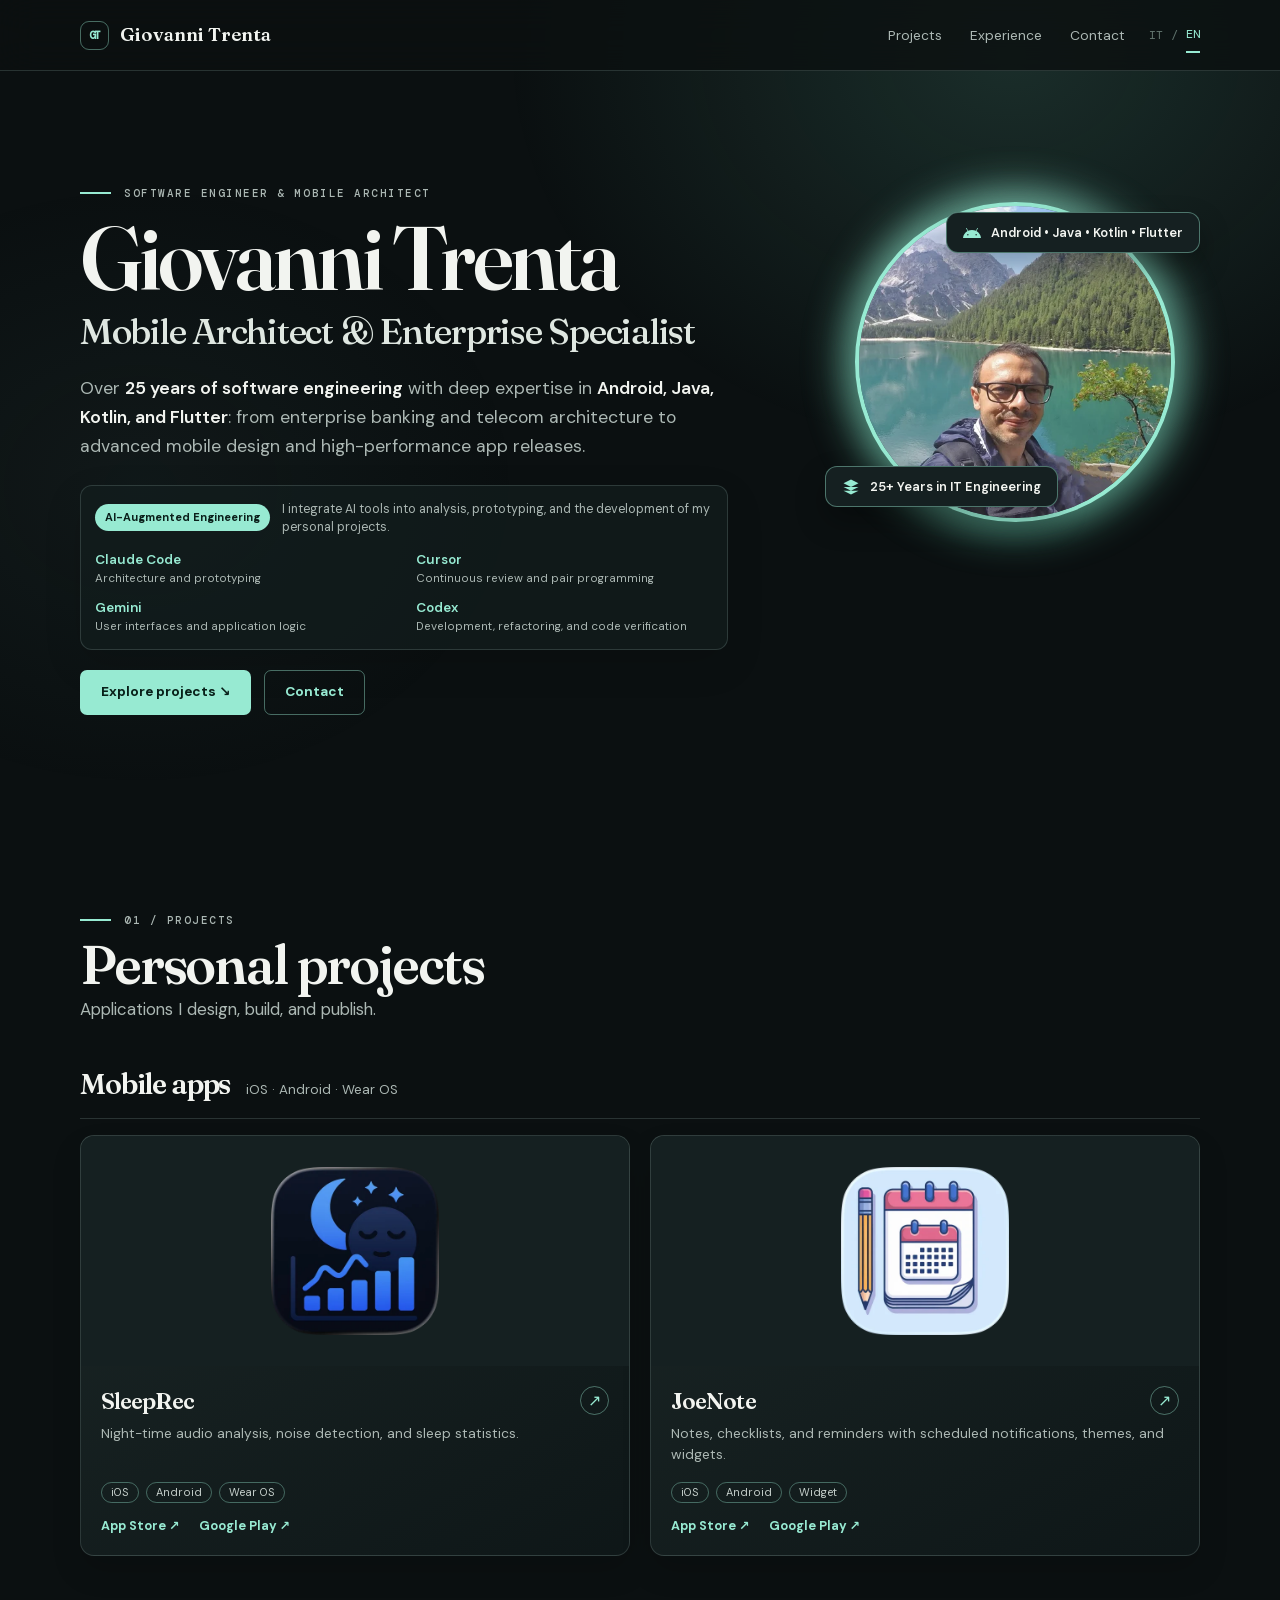
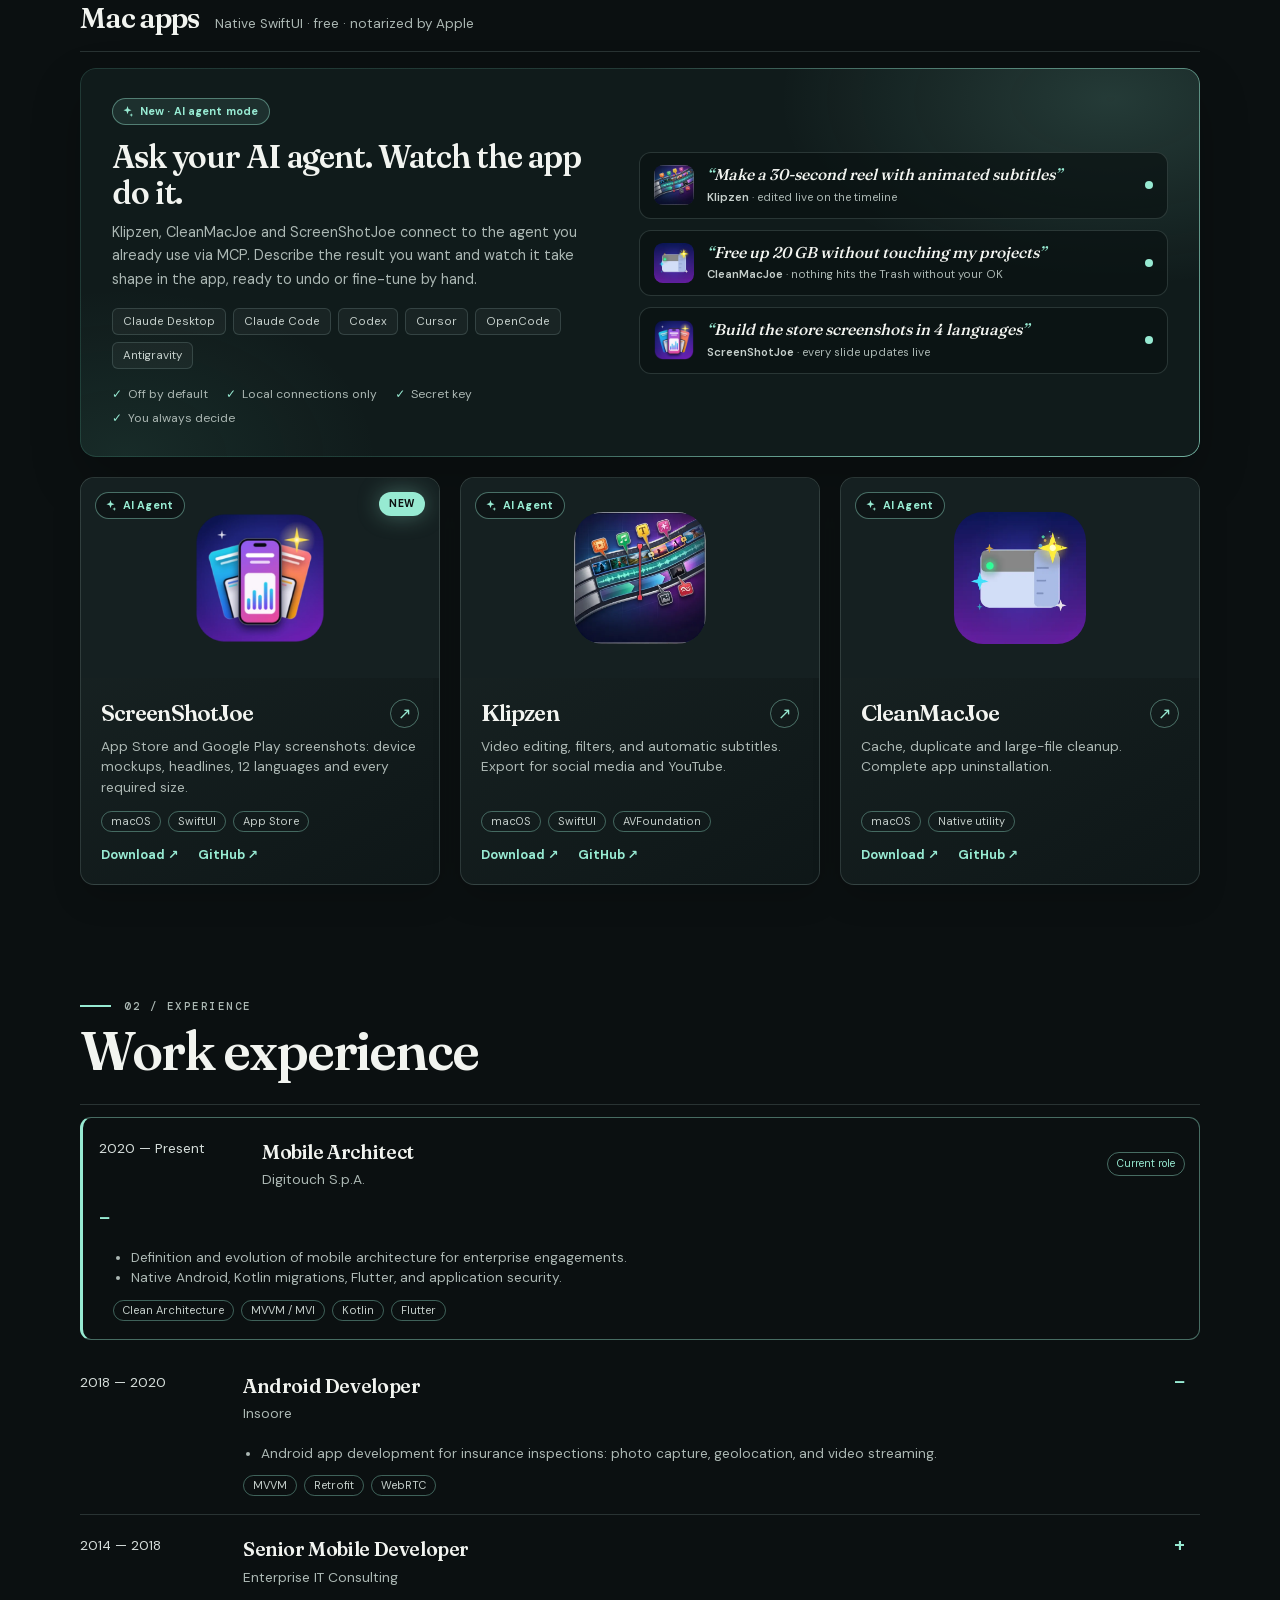
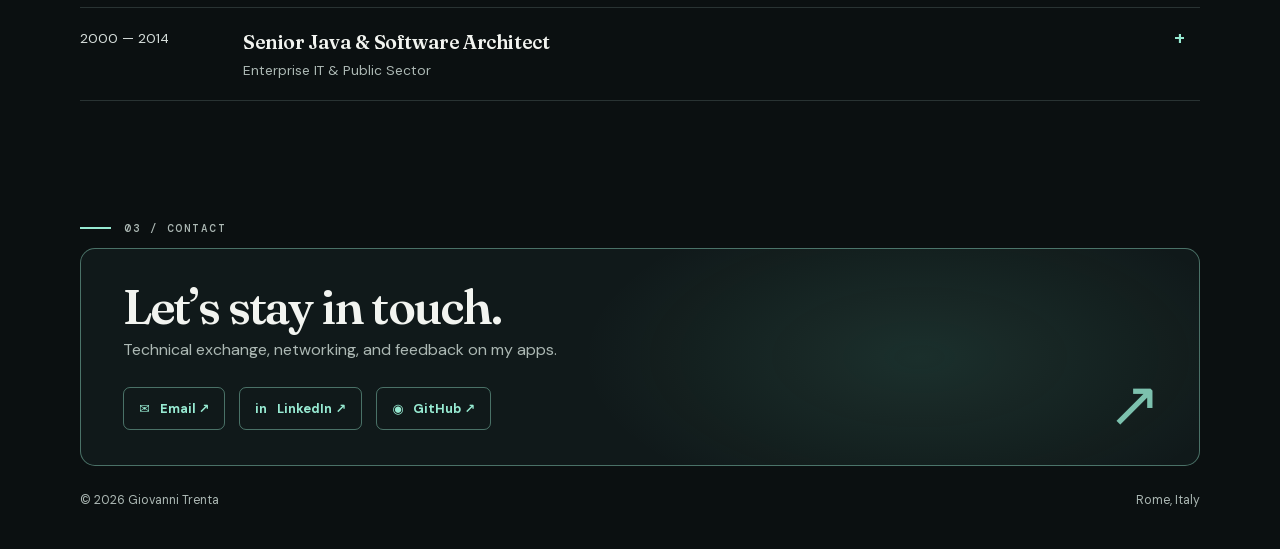
<file: index.html>
<!doctype html>
<html lang="en" data-theme="dark">
<head>
  <meta charset="utf-8">
  <meta name="viewport" content="width=device-width, initial-scale=1">
  <meta name="description" content="Giovanni Trenta, Mobile Architect e Software Engineer specializzato in Android, Kotlin, Flutter e architetture enterprise.">
  <meta name="author" content="Giovanni Trenta">
  <meta name="robots" content="index, follow, max-image-preview:large, max-snippet:-1, max-video-preview:-1">
  <link rel="canonical" href="https://giovannitrenta.it/">
  <link rel="alternate" hreflang="it" href="https://giovannitrenta.it/">
  <link rel="alternate" hreflang="en" href="https://giovannitrenta.it/?lang=en">
  <link rel="alternate" hreflang="x-default" href="https://giovannitrenta.it/">
  <meta property="og:type" content="website">
  <meta property="og:url" content="https://giovannitrenta.it/">
  <meta property="og:title" content="Giovanni Trenta — Mobile Architect & Software Engineer">
  <meta property="og:description" content="25+ anni di ingegneria software, architetture enterprise e sviluppo mobile.">
  <meta property="og:image" content="https://giovannitrenta.it/assets/photo_thumb.webp">
  <meta property="og:image:alt" content="Ritratto di Giovanni Trenta">
  <meta property="og:locale" content="it_IT">
  <meta property="og:site_name" content="Giovanni Trenta">
  <meta name="twitter:card" content="summary_large_image">
  <meta name="twitter:title" content="Giovanni Trenta — Mobile Architect & Software Engineer">
  <meta name="twitter:description" content="25+ anni di ingegneria software, architetture enterprise e sviluppo mobile.">
  <meta name="twitter:image" content="https://giovannitrenta.it/assets/photo_thumb.webp">
  <title>Giovanni Trenta — Mobile Architect & Software Engineer</title>
  <script type="application/ld+json">
    {
      "@context": "https://schema.org",
      "@type": "Person",
      "name": "Giovanni Trenta",
      "url": "https://giovannitrenta.it/",
      "image": "https://giovannitrenta.it/assets/photo.webp",
      "jobTitle": "Mobile Architect and Software Engineer",
      "description": "Mobile Architect e Software Engineer specializzato in Android, Kotlin, Flutter e architetture enterprise.",
      "address": {
        "@type": "PostalAddress",
        "addressLocality": "Roma",
        "addressCountry": "IT"
      },
      "sameAs": [
        "https://www.linkedin.com/in/giovanni-trenta-969850ba/",
        "https://github.com/joemockdao"
      ],
      "knowsAbout": [
        "Android",
        "Kotlin",
        "Flutter",
        "Java",
        "Mobile architecture",
        "Enterprise software architecture"
      ]
    }
  </script>
  <link rel="icon" type="image/svg+xml" href="data:image/svg+xml,%3Csvg xmlns='http://www.w3.org/2000/svg' viewBox='0 0 100 100'%3E%3Crect width='100' height='100' rx='24' fill='%230f1b1a'/%3E%3Cpath d='M23 24h54v12H56v41H44V36H23z' fill='%2397ead2'/%3E%3C/svg%3E">
  <link rel="stylesheet" href="css/portfolio.css">
</head>
<body>
  <a class="skip-link" href="#main-content" data-i18n="skip">Vai al contenuto</a>

  <header class="site-header">
    <nav class="shell nav" aria-label="Navigazione principale">
      <a class="brand" href="#top" aria-label="Giovanni Trenta, inizio pagina">
        <span class="brand-mark" aria-hidden="true">GT</span>
        <span>Giovanni Trenta</span>
      </a>
      <div class="nav-desktop">
        <a href="#progetti" data-i18n="nav_projects">Progetti</a>
        <a href="#esperienze" data-i18n="nav_experience">Esperienze</a>
        <a href="#contatti" data-i18n="nav_contact">Contatti</a>
      </div>
      <div class="nav-controls">
        <div class="language-switcher" aria-label="Seleziona lingua">
          <button class="language-btn is-active" type="button" data-language="it" aria-pressed="true">IT</button>
          <span aria-hidden="true">/</span>
          <button class="language-btn" type="button" data-language="en" aria-pressed="false">EN</button>
        </div>
        <button class="menu-toggle" type="button" aria-expanded="false" aria-controls="mobile-menu" data-i18n-aria="open_menu">
          <span></span><span></span>
        </button>
      </div>
    </nav>
    <div class="mobile-menu shell" id="mobile-menu" hidden>
      <a href="#progetti" data-i18n="nav_projects">Progetti</a>
      <a href="#esperienze" data-i18n="nav_experience">Esperienze</a>
      <a href="#contatti" data-i18n="nav_contact">Contatti</a>
    </div>
  </header>

  <main id="main-content">
    <section class="hero shell" id="top">
      <div class="hero-copy">
        <p class="eyebrow" data-i18n="hero_eyebrow">Software Engineer &amp; Mobile Architect</p>
        <h1>Giovanni Trenta</h1>
        <p class="hero-role" data-i18n="hero_role">Mobile Architect &amp; Enterprise Specialist</p>
        <p class="hero-description" data-i18n-html="hero_description">Oltre <strong>25 anni di ingegneria software</strong> con profonda esperienza e specializzazione in <strong>Android, Java, Kotlin e Flutter</strong>: da solide architetture enterprise banking e telecomunicazioni alla progettazione architetturale mobile e al rilascio di applicazioni ad alte prestazioni.</p>
        <aside class="ai-summary" aria-labelledby="ai-summary-title">
          <div class="ai-summary-head">
            <span class="pill" id="ai-summary-title">AI-Augmented Engineering</span>
            <p data-i18n="ai_intro">Integro strumenti AI nell’analisi, nella prototipazione e nello sviluppo dei miei progetti personali.</p>
          </div>
          <div class="ai-tools">
            <div><b>Claude Code</b><span data-i18n="ai_claude">Architettura e prototipazione</span></div>
            <div><b>Cursor</b><span data-i18n="ai_cursor">Revisione continua e pair programming</span></div>
            <div><b>Gemini</b><span data-i18n="ai_gemini">Interfacce utente e logica applicativa</span></div>
            <div><b>Codex</b><span data-i18n="ai_codex">Sviluppo, refactoring e verifica del codice</span></div>
          </div>
        </aside>
        <div class="hero-actions">
          <a class="button button-primary" href="#progetti" data-i18n="hero_projects">Esplora i progetti <span aria-hidden="true">↘</span></a>
          <a class="button button-secondary" href="#contatti" data-i18n="hero_contact">Contatti</a>
        </div>
      </div>
      <div class="avatar-wrapper">
        <div class="avatar-glow-ring"></div>
        <div class="avatar-img-container">
          <img src="assets/photo_thumb.webp" alt="Ritratto di Giovanni Trenta" class="avatar-img" width="320" height="320" fetchpriority="high">
        </div>
        <div class="floating-badge badge-top-right">
          <svg width="18" height="18" viewBox="0 0 24 24" fill="#97ead2"><path d="M17.523 15.3414c-.5511 0-.9993-.4486-.9993-.9997s.4482-.9993.9993-.9993c.551 0 .9993.4482.9993.9993.0001.5511-.4483.9997-.9993.9997m-11.046 0c-.5511 0-.9993-.4486-.9993-.9997s.4482-.9993.9993-.9993c.5511 0 .9993.4482.9993.9993 0 .5511-.4482.9997-.9993.9997m11.4045-6.02l1.9973-3.4592a.416.416 0 00-.1521-.5676.416.416 0 00-.5676.1521l-2.0223 3.503C15.5902 8.411 13.8566 8 12 8s-3.5902.411-5.1368.9507L4.841 5.4477a.416.416 0 00-.5677-.1521.4157.4157 0 00-.152.5676l1.9972 3.4592C2.6889 11.1867.3432 14.6589 0 18.761h24c-.3432-4.1021-2.6889-7.5743-6.1185-9.4396"/></svg>
          <span>Android • Java • Kotlin • Flutter</span>
        </div>
        <div class="floating-badge badge-bottom-left">
          <svg width="18" height="18" viewBox="0 0 24 24" fill="#97ead2"><path d="M12 2L2 7l10 5 10-5-10-5zM2 17l10 5 10-5M2 12l10 5 10-5"/></svg>
          <span data-i18n="badge_years">25+ Anni Ingegneria IT</span>
        </div>
      </div>
    </section>

    <section class="section shell" id="progetti" aria-labelledby="projects-title">
      <p class="section-index">01 / <span data-i18n="section_projects">Progetti</span></p>
      <h2 id="projects-title" data-i18n="projects_title">Progetti personali</h2>
      <p class="section-lead" data-i18n="projects_lead">Applicazioni che progetto, sviluppo e pubblico.</p>
      <svg width="0" height="0" class="svg-sprite" aria-hidden="true"><symbol id="icon-spark" viewBox="0 0 24 24"><path fill="currentColor" d="M12 2l1.9 5.6 5.6 1.9-5.6 1.9L12 17l-1.9-5.6-5.6-1.9 5.6-1.9zM19 15l.9 2.6 2.6.9-2.6.9L19 22l-.9-2.6-2.6-.9 2.6-.9z"/></symbol></svg>

      <div class="project-group-head"><h3 data-i18n="group_mobile">App mobile</h3><span>iOS · Android · Wear OS</span></div>
      <div class="project-grid">
        <article class="project-card project-sleeprec">
          <div class="project-art project-icon-art"><span class="icon-frame"><img src="assets/projects/sleeprec-icon.webp" alt="Icona dell'app SleepRec" width="400" height="400" loading="lazy"></span></div>
          <div class="project-content">
            <div class="project-title-row"><h3>SleepRec</h3><a href="https://apps.apple.com/it/app/sleeprec/id1528754113" target="_blank" rel="noopener noreferrer" aria-label="Apri SleepRec su App Store">↗</a></div>
            <p data-i18n="sleeprec_desc">Analisi acustica notturna, rilevamento dei rumori e statistiche sul sonno.</p>
            <ul class="tag-list" aria-label="Tecnologie SleepRec"><li>iOS</li><li>Android</li><li>Wear OS</li></ul>
            <div class="project-links"><a href="https://apps.apple.com/it/app/sleeprec/id1528754113" target="_blank" rel="noopener noreferrer">App Store ↗</a><a href="https://play.google.com/store/apps/details?id=it.joe.sleeprec&amp;pcampaignid=web_share" target="_blank" rel="noopener noreferrer">Google Play ↗</a></div>
          </div>
        </article>
        <article class="project-card project-joenote">
          <div class="project-art project-icon-art"><span class="icon-frame"><img src="assets/projects/joenote-icon.webp" alt="Icona dell'app JoeNote" width="400" height="400" loading="lazy"></span></div>
          <div class="project-content">
            <div class="project-title-row"><h3>JoeNote</h3><a href="https://apps.apple.com/it/app/joenote/id6738133424" target="_blank" rel="noopener noreferrer" aria-label="Apri JoeNote su App Store">↗</a></div>
            <p data-i18n="joenote_desc">Note, checklist e promemoria con notifiche programmabili, temi e widget.</p>
            <ul class="tag-list" aria-label="Tecnologie JoeNote"><li>iOS</li><li>Android</li><li>Widget</li></ul>
            <div class="project-links"><a href="https://apps.apple.com/it/app/joenote/id6738133424" target="_blank" rel="noopener noreferrer">App Store ↗</a><a href="https://play.google.com/store/apps/details?id=it.note.joeNote&amp;pcampaignid=web_share" target="_blank" rel="noopener noreferrer">Google Play ↗</a></div>
          </div>
        </article>
      </div>

      <div class="project-group-head"><h3 data-i18n="group_mac">App per Mac</h3><span data-i18n="group_mac_sub">Native in SwiftUI · gratuite · notarizzate da Apple</span></div>

      <div class="agent-banner">
        <div class="agent-banner-copy">
          <span class="agent-badge"><svg aria-hidden="true"><use href="#icon-spark"/></svg><span data-i18n="agent_badge">Novità · Modalità agente AI</span></span>
          <h4 data-i18n="agent_title">Chiedilo al tuo agente AI, l’app lo fa davanti a te.</h4>
          <p data-i18n="agent_desc">Klipzen, CleanMacJoe e ScreenShotJoe si collegano all’agente che usi già tramite MCP. Descrivi il risultato che vuoi e guardalo prendere forma nell’app, pronto da annullare o rifinire a mano.</p>
          <ul class="agent-clients" aria-label="Agenti AI compatibili"><li>Claude Desktop</li><li>Claude Code</li><li>Codex</li><li>Cursor</li><li>OpenCode</li><li>Antigravity</li></ul>
          <ul class="agent-trust"><li data-i18n="agent_trust1">Spenta di default</li><li data-i18n="agent_trust2">Solo connessioni locali</li><li data-i18n="agent_trust3">Chiave segreta</li><li data-i18n="agent_trust4">Decidi sempre tu</li></ul>
        </div>
        <div class="agent-chat" aria-label="Esempi di richieste">
          <div class="chat-row"><img src="assets/projects/klipzen-icon.webp" alt="" width="40" height="40" loading="lazy"><div><q data-i18n="agent_ex_klipzen">Fai un reel di 30 secondi con sottotitoli animati</q><small><b>Klipzen</b> · <span data-i18n="agent_ex_klipzen_note">montaggio in diretta sulla timeline</span></small></div><span class="chat-live" aria-hidden="true"></span></div>
          <div class="chat-row"><img src="assets/projects/cleanmacjoe-icon.webp" alt="" width="40" height="40" loading="lazy"><div><q data-i18n="agent_ex_cleanmacjoe">Libera 20 GB senza toccare i miei progetti</q><small><b>CleanMacJoe</b> · <span data-i18n="agent_ex_cleanmacjoe_note">nulla va nel Cestino senza la tua conferma</span></small></div><span class="chat-live" aria-hidden="true"></span></div>
          <div class="chat-row"><img src="assets/projects/screenshotjoe-icon.webp" alt="" width="40" height="40" loading="lazy"><div><q data-i18n="agent_ex_screenshotjoe">Prepara gli screenshot dello store in 4 lingue</q><small><b>ScreenShotJoe</b> · <span data-i18n="agent_ex_screenshotjoe_note">ogni slide si aggiorna dal vivo</span></small></div><span class="chat-live" aria-hidden="true"></span></div>
        </div>
      </div>

      <div class="project-grid project-grid-three">
        <article class="project-card project-screenshotjoe">
          <div class="project-art project-icon-art"><span class="agent-badge agent-badge-float"><svg aria-hidden="true"><use href="#icon-spark"/></svg>AI Agent</span><span class="new-badge" data-i18n="badge_new">Nuovo</span><span class="icon-frame"><img src="assets/projects/screenshotjoe-icon.webp" alt="Icona dell'app ScreenShotJoe" width="480" height="480" loading="lazy"></span></div>
          <div class="project-content">
            <div class="project-title-row"><h3>ScreenShotJoe</h3><a href="https://github.com/joemockdao/ScreenShotJoe" target="_blank" rel="noopener noreferrer" aria-label="Apri repository ScreenShotJoe">↗</a></div>
            <p data-i18n="screenshotjoe_desc">Screenshot per App Store e Google Play: mockup, titoli, 12 lingue e tutte le misure richieste.</p>
            <ul class="tag-list" aria-label="Tecnologie ScreenShotJoe"><li>macOS</li><li>SwiftUI</li><li>App Store</li></ul>
            <div class="project-links"><a href="https://github.com/joemockdao/ScreenShotJoe/releases/latest" target="_blank" rel="noopener noreferrer">Download ↗</a><a href="https://github.com/joemockdao/ScreenShotJoe" target="_blank" rel="noopener noreferrer">GitHub ↗</a></div>
          </div>
        </article>
        <article class="project-card project-klipzen">
          <div class="project-art project-icon-art"><span class="agent-badge agent-badge-float"><svg aria-hidden="true"><use href="#icon-spark"/></svg>AI Agent</span><span class="icon-frame"><img src="assets/projects/klipzen-icon.webp" alt="Icona dell'app Klipzen" width="480" height="480" loading="lazy"></span></div>
          <div class="project-content">
            <div class="project-title-row"><h3>Klipzen</h3><a href="https://github.com/joemockdao/Klipzen" target="_blank" rel="noopener noreferrer" aria-label="Apri repository Klipzen">↗</a></div>
            <p data-i18n="klipzen_desc">Montaggio video, filtri e sottotitoli automatici. Esportazione per social e YouTube.</p>
            <ul class="tag-list" aria-label="Tecnologie Klipzen"><li>macOS</li><li>SwiftUI</li><li>AVFoundation</li></ul>
            <div class="project-links"><a href="https://github.com/joemockdao/Klipzen/releases/latest" target="_blank" rel="noopener noreferrer">Download ↗</a><a href="https://github.com/joemockdao/Klipzen" target="_blank" rel="noopener noreferrer">GitHub ↗</a></div>
          </div>
        </article>
        <article class="project-card project-cleanmacjoe">
          <div class="project-art project-icon-art"><span class="agent-badge agent-badge-float"><svg aria-hidden="true"><use href="#icon-spark"/></svg>AI Agent</span><span class="icon-frame"><img src="assets/projects/cleanmacjoe-icon.webp" alt="Icona dell'app CleanMacJoe" width="480" height="480" loading="lazy"></span></div>
          <div class="project-content">
            <div class="project-title-row"><h3>CleanMacJoe</h3><a href="https://github.com/joemockdao/CleanMacJoe" target="_blank" rel="noopener noreferrer" aria-label="Apri repository CleanMacJoe">↗</a></div>
            <p data-i18n="cleanmacjoe_desc">Pulizia di cache, duplicati e file grandi. Disinstallazione completa delle app.</p>
            <ul class="tag-list" aria-label="Tecnologie CleanMacJoe"><li>macOS</li><li data-i18n="native_utility">Utility nativa</li></ul>
            <div class="project-links"><a href="https://github.com/joemockdao/CleanMacJoe/releases/latest" target="_blank" rel="noopener noreferrer">Download ↗</a><a href="https://github.com/joemockdao/CleanMacJoe" target="_blank" rel="noopener noreferrer">GitHub ↗</a></div>
          </div>
        </article>
      </div>
    </section>

    <section class="section shell" id="esperienze" aria-labelledby="experience-title">
      <p class="section-index">02 / <span data-i18n="section_experience">Esperienze</span></p>
      <h2 id="experience-title" data-i18n="experience_title">Esperienze lavorative</h2>
      <div class="experience-list">
        <details class="experience current" open>
          <summary><span class="experience-period" data-i18n="exp1_period">2020 — Presente</span><span class="experience-title"><b data-i18n="exp1_role">Mobile Architect</b><small data-i18n="exp1_company">Digitouch S.p.A.</small></span><span class="current-badge" data-i18n="current_role">Ruolo attuale</span></summary>
          <div class="experience-detail"><ul><li data-i18n="exp1_bullet1">Definizione ed evoluzione di architetture mobile per commesse enterprise.</li><li data-i18n="exp1_bullet2">Android nativo, migrazioni Kotlin, Flutter e sicurezza applicativa.</li></ul><ul class="tag-list"><li>Clean Architecture</li><li>MVVM / MVI</li><li>Kotlin</li><li>Flutter</li></ul></div>
        </details>
        <details class="experience" open>
          <summary><span class="experience-period" data-i18n="exp2_period">2018 — 2020</span><span class="experience-title"><b data-i18n="exp2_role">Android Developer</b><small data-i18n="exp2_company">Insoore</small></span></summary>
          <div class="experience-detail"><ul><li data-i18n="exp2_bullet1">Sviluppo dell’app Android per ispezioni assicurative: acquisizione foto, geolocalizzazione e streaming video.</li></ul><ul class="tag-list"><li>MVVM</li><li>Retrofit</li><li>WebRTC</li></ul></div>
        </details>
        <details class="experience"><summary><span class="experience-period" data-i18n="exp3_period">2014 — 2018</span><span class="experience-title"><b data-i18n="exp3_role">Senior Mobile Developer</b><small data-i18n="exp3_company">Consulenze IT Enterprise</small></span></summary><div class="experience-detail"><p data-i18n="exp3_detail">Sviluppo di applicazioni native iOS e Android e prime soluzioni cross-platform.</p><ul class="tag-list"><li>Swift</li><li>Java / Kotlin</li><li>Flutter</li></ul></div></details>
        <details class="experience"><summary><span class="experience-period" data-i18n="exp4_period">2000 — 2014</span><span class="experience-title"><b data-i18n="exp4_role">Senior Java &amp; Software Architect</b><small data-i18n="exp4_company">Enterprise IT &amp; Pubblica Amministrazione</small></span></summary><div class="experience-detail"><p data-i18n="exp4_detail">Architetture distribuite mission-critical, progettazione applicativa e database relazionali.</p><ul class="tag-list"><li>Java / J2EE</li><li>Spring MVC</li><li>Hibernate</li><li>Oracle</li></ul></div></details>
      </div>
    </section>

    <section class="contact-section shell" id="contatti" aria-labelledby="contact-title">
      <p class="section-index">03 / <span data-i18n="section_contact">Contatti</span></p>
      <div class="contact-panel">
        <div><h2 id="contact-title" data-i18n="contact_title">Restiamo in contatto.</h2><p data-i18n="contact_lead">Confronto tecnico, networking e feedback sulle mie app.</p></div>
        <div class="contact-links"><a href="mailto:giovanni.trenta78@gmail.com">✉ <span>Email ↗</span></a><a href="https://www.linkedin.com/in/giovanni-trenta-969850ba/" target="_blank" rel="noopener noreferrer">in <span>LinkedIn ↗</span></a><a href="https://github.com/joemockdao" target="_blank" rel="noopener noreferrer">◉ <span>GitHub ↗</span></a></div>
        <span class="contact-arrow" aria-hidden="true">↗</span>
      </div>
    </section>
  </main>

  <footer class="shell footer"><span>© <span id="year">2026</span> Giovanni Trenta</span><span data-i18n="location">Roma, Italia</span></footer>
  <script src="js/portfolio.js"></script>
</body>
</html>
</file>
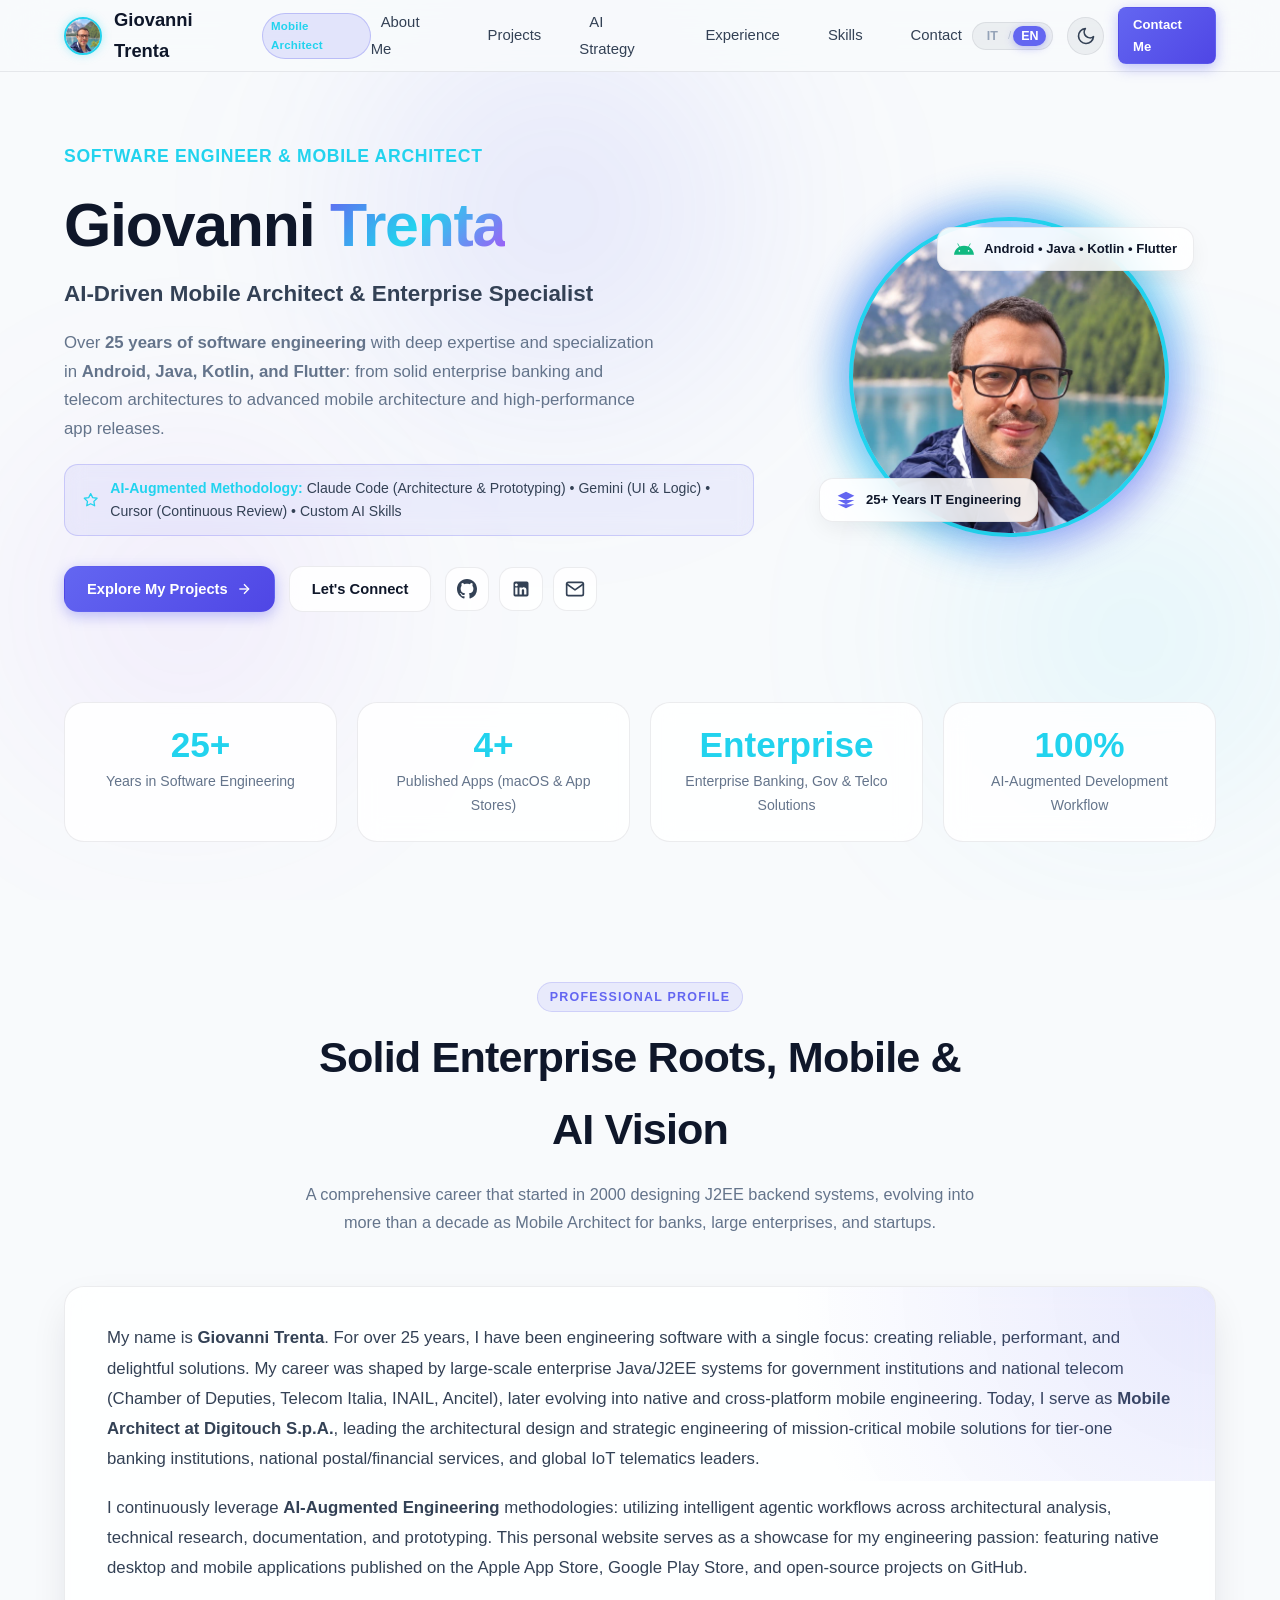
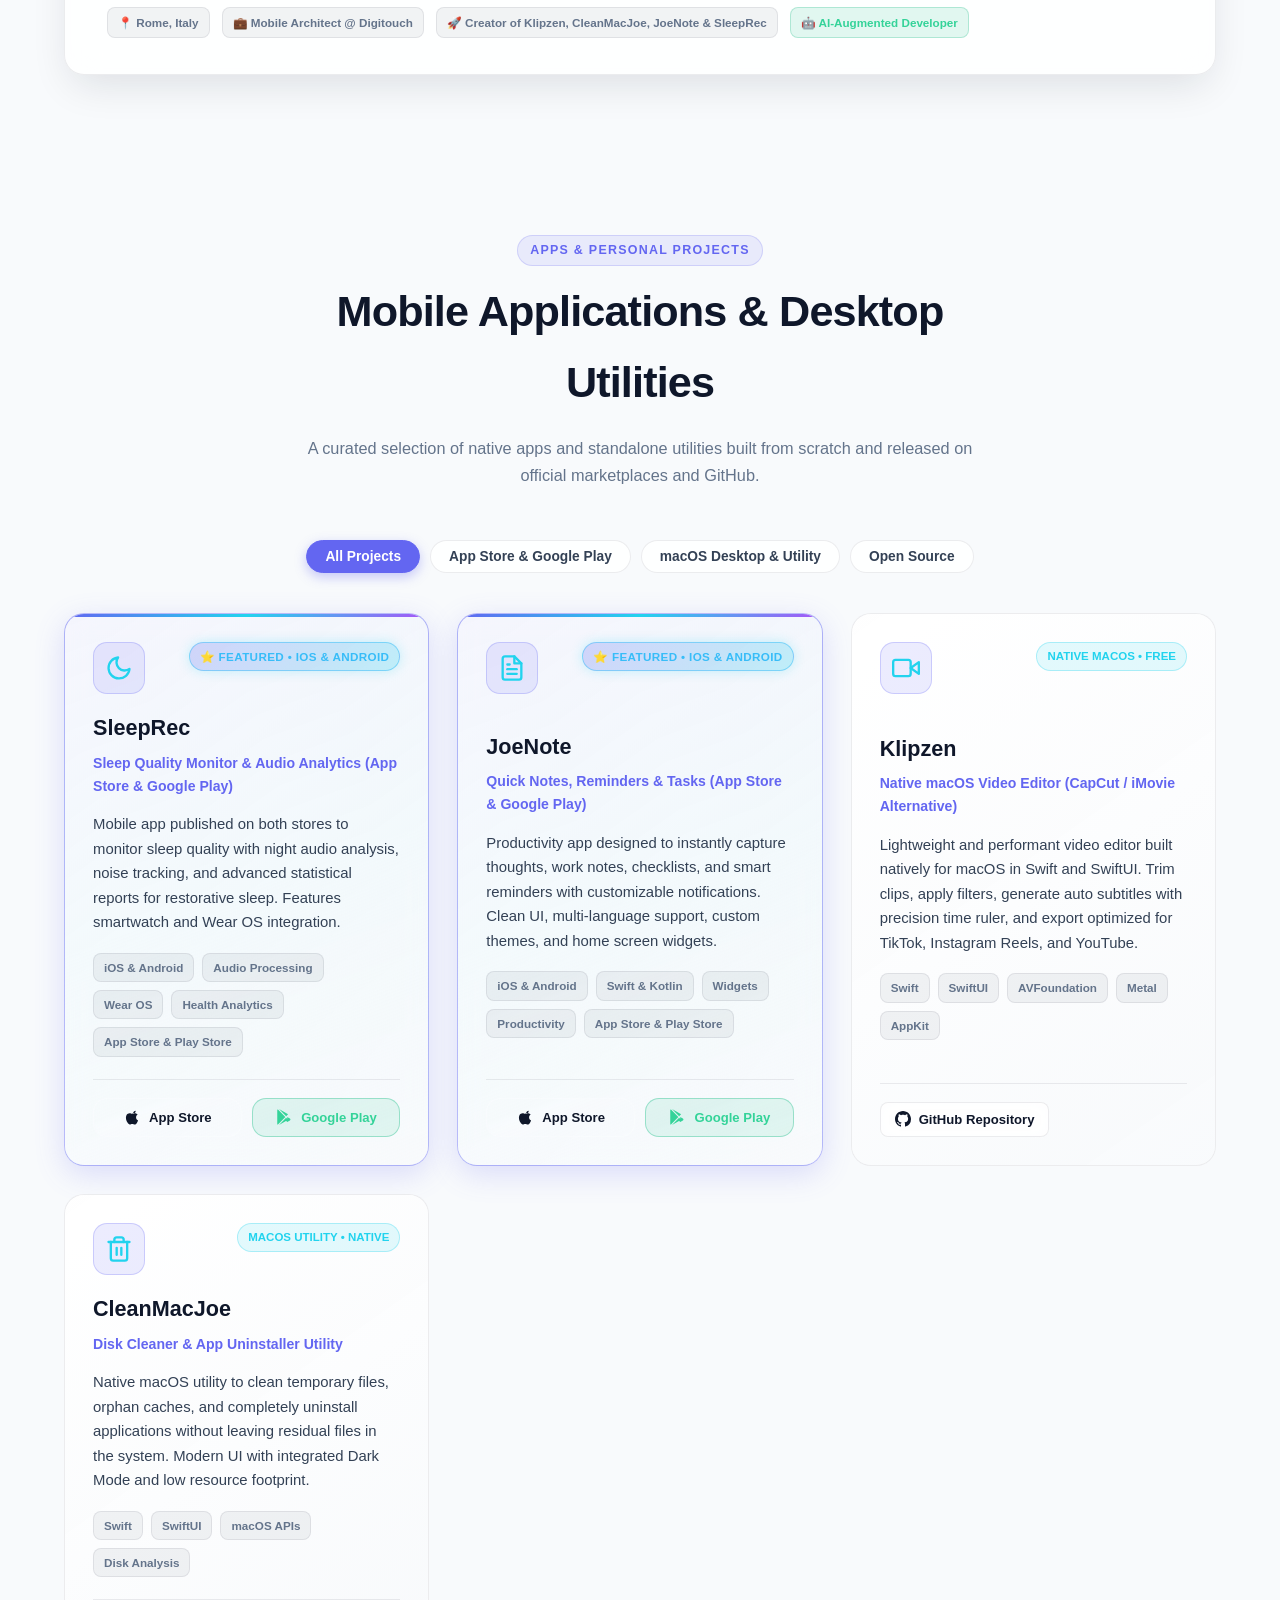
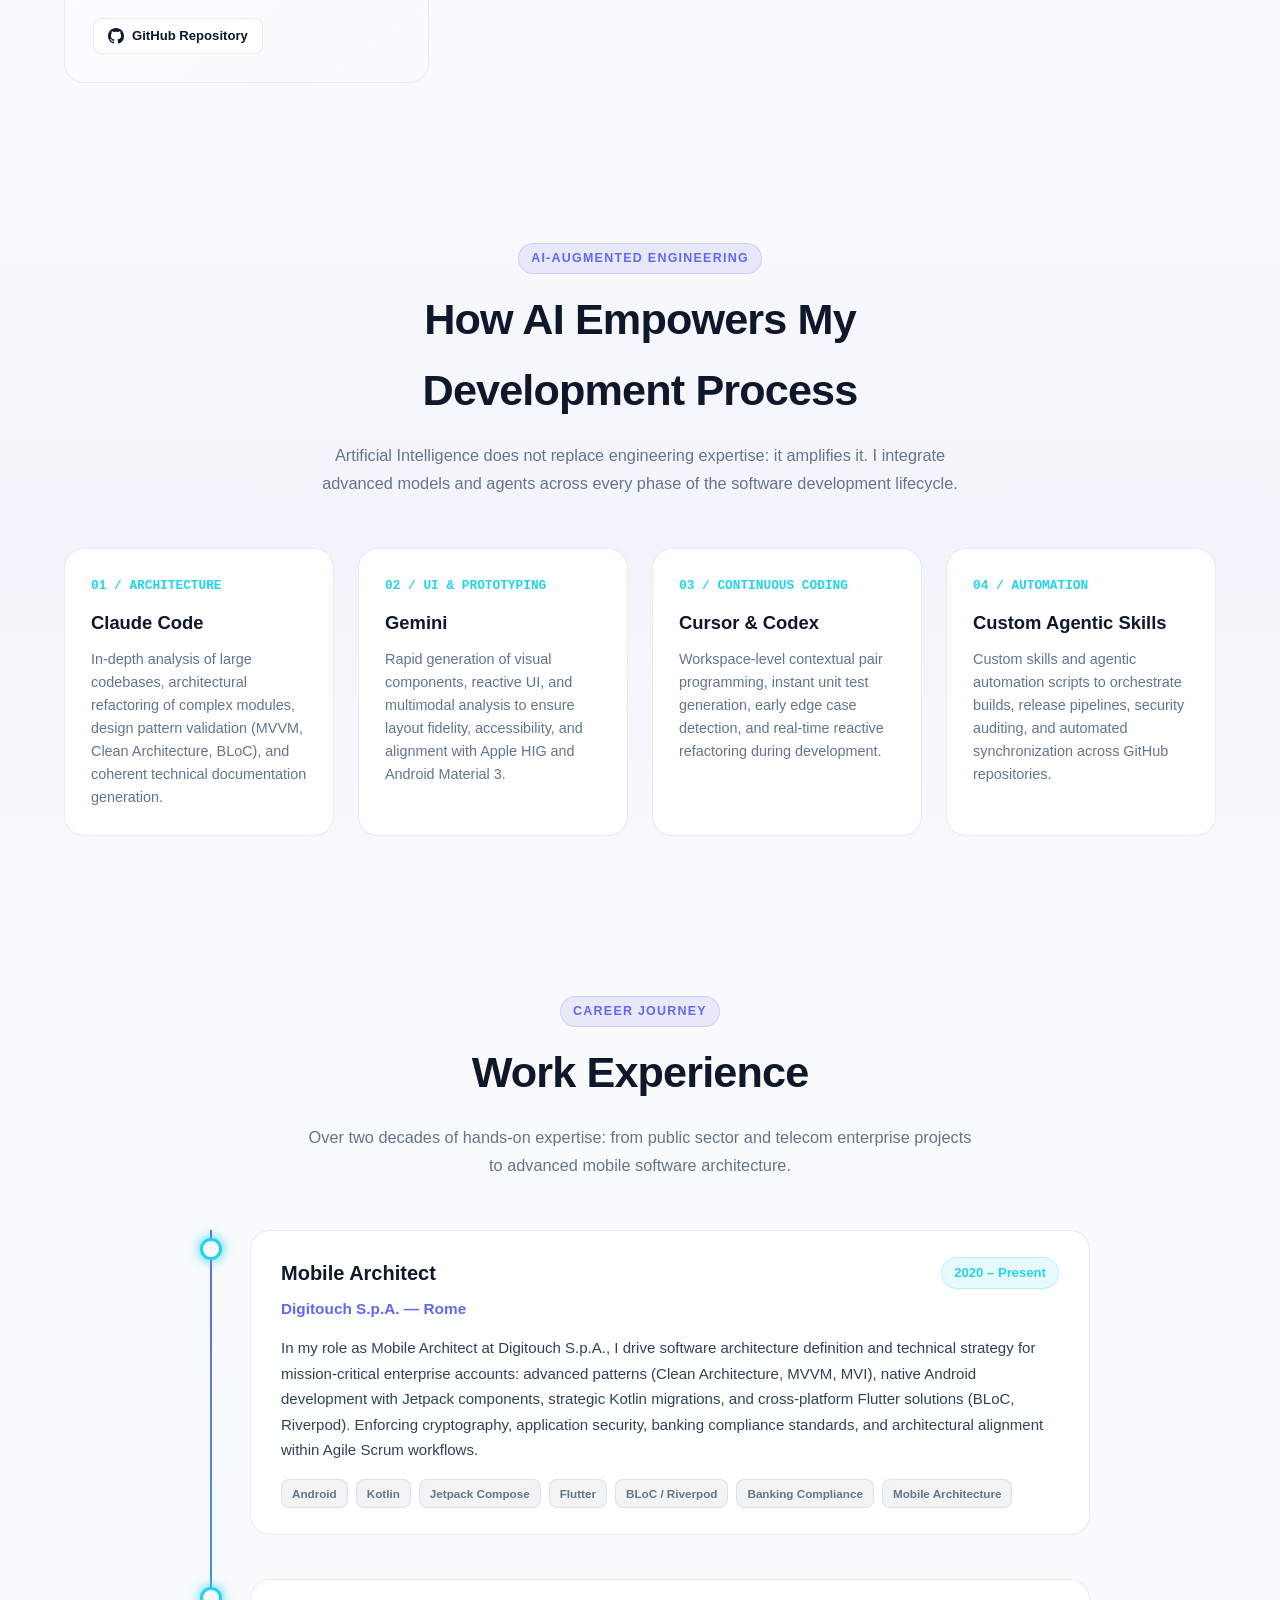
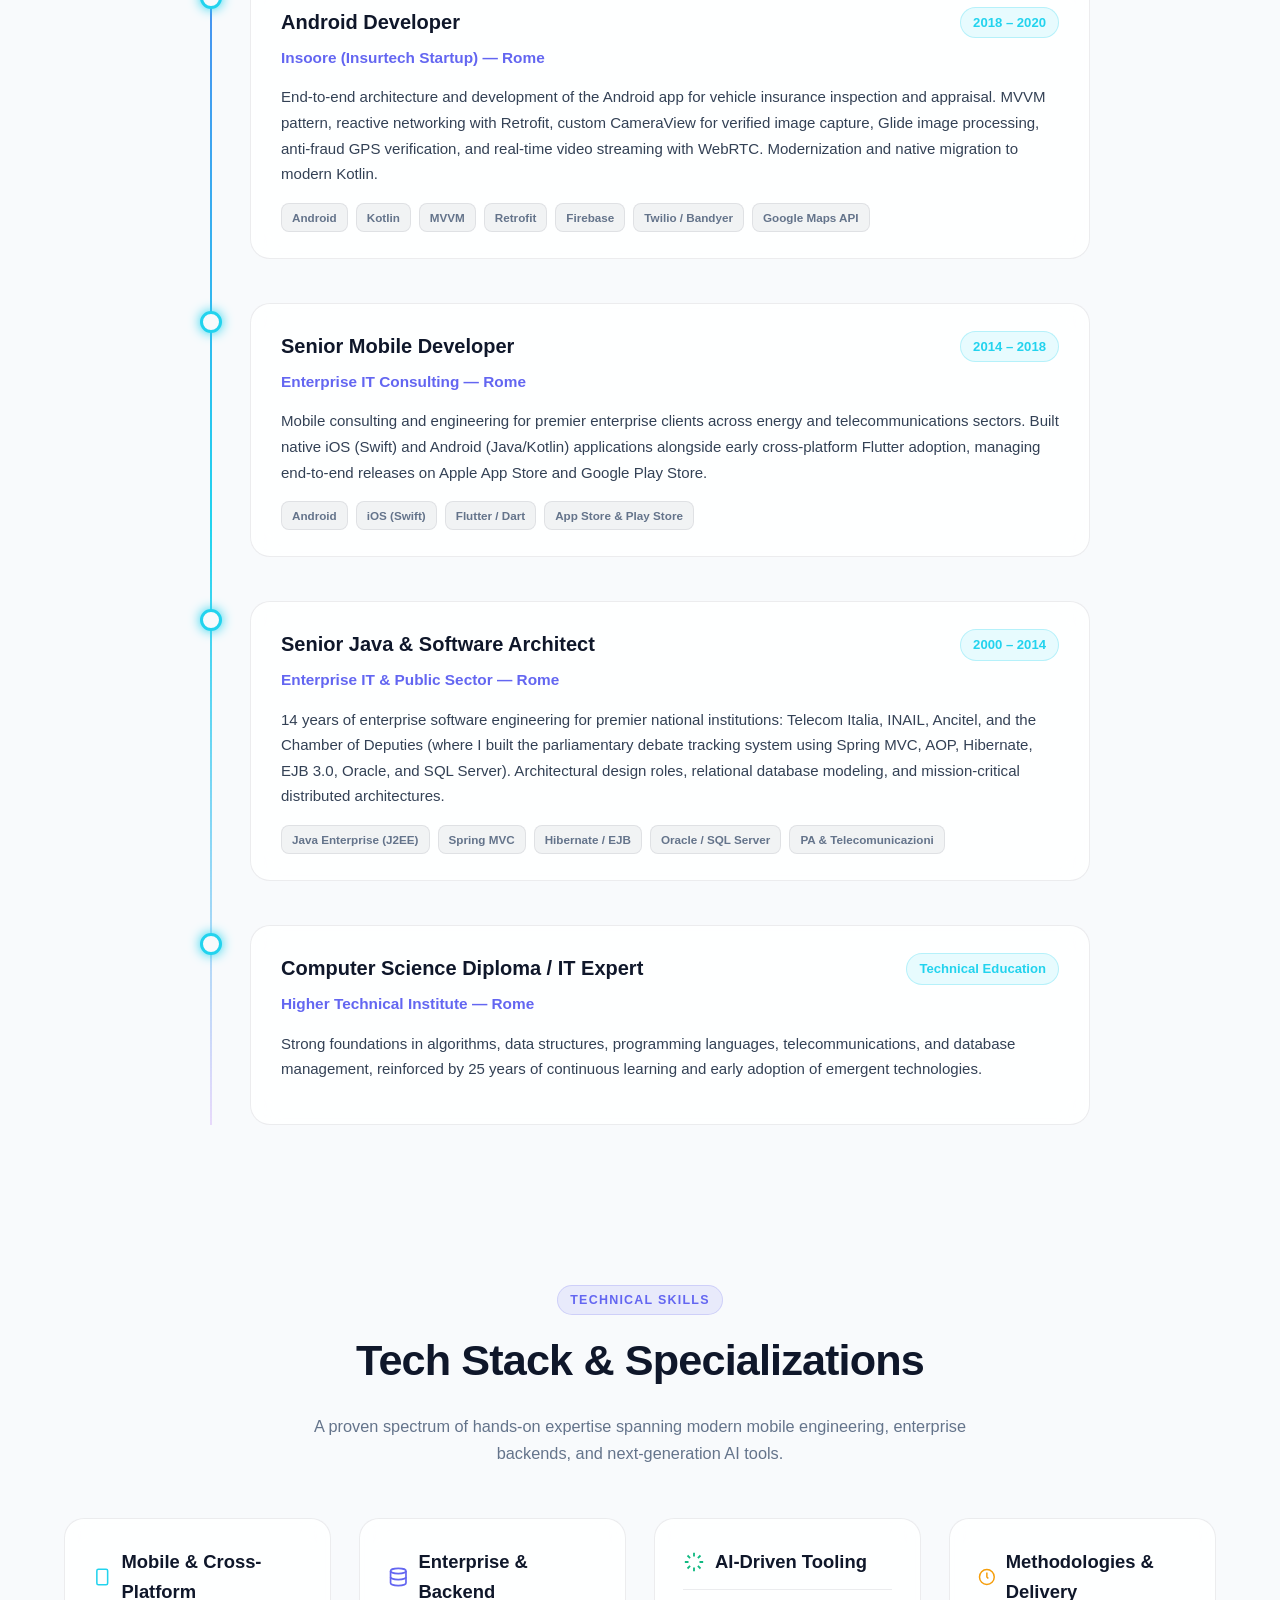
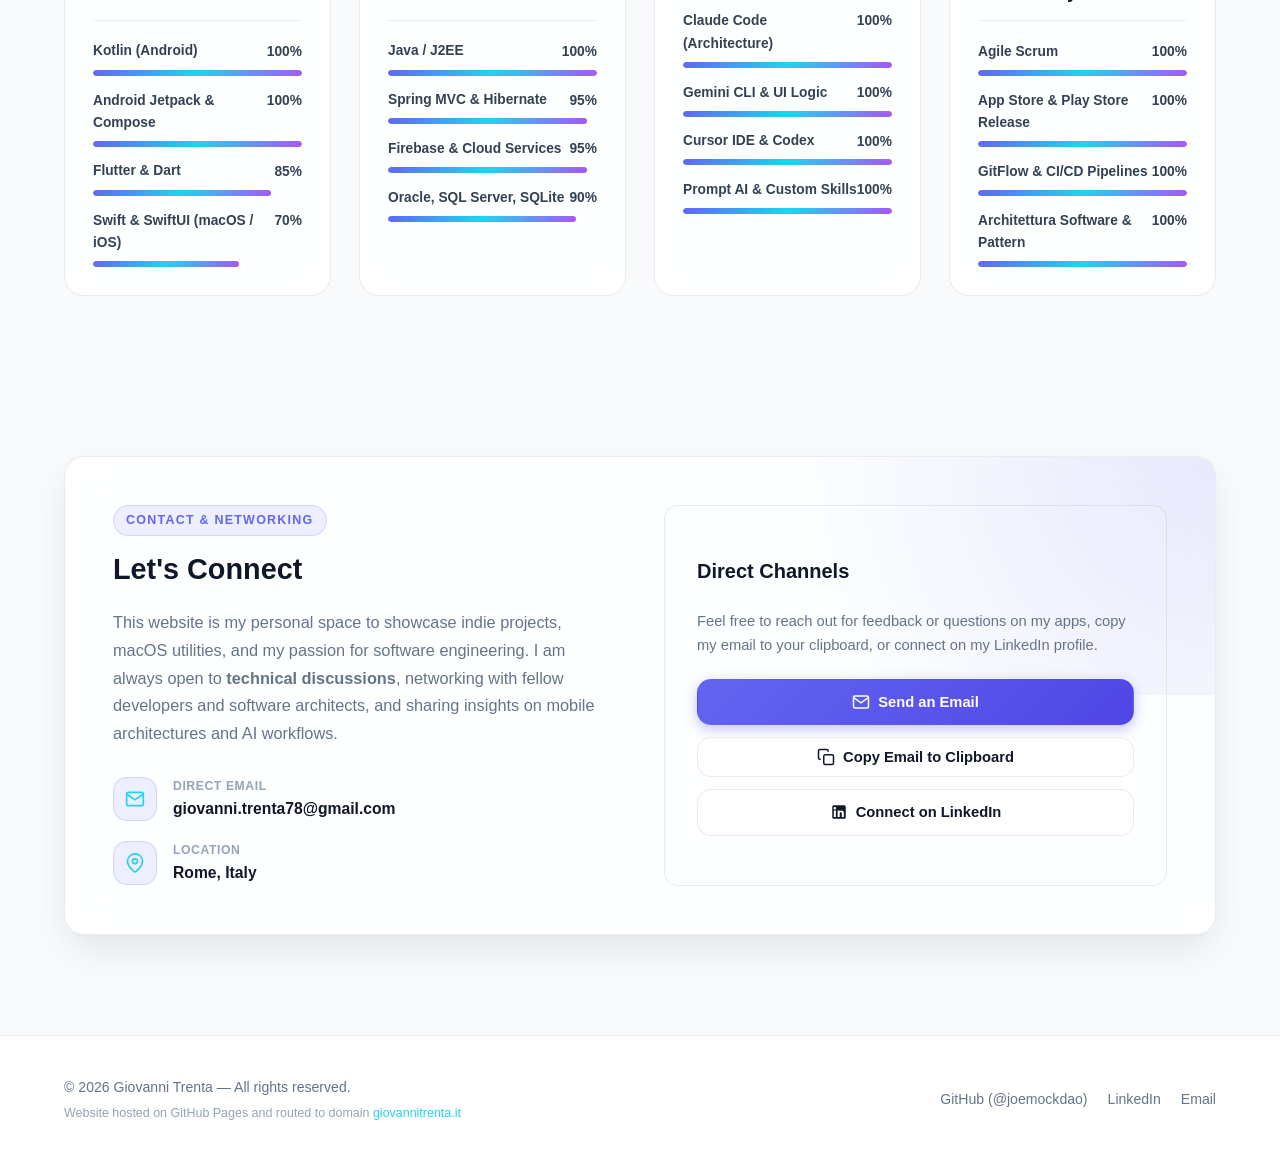
<file: legacy/index.html>
<!DOCTYPE html>
<html lang="it" data-theme="dark">
<head>
  <meta charset="UTF-8">
  <meta name="viewport" content="width=device-width, initial-scale=1.0">
  <title>Giovanni Trenta — AI-Driven Mobile Architect &amp; Software Engineer</title>
  <meta name="description" content="Sito ufficiale e portfolio di Giovanni Trenta. Oltre 25 anni di ingegneria software: architetture enterprise, Mobile Architect (Kotlin, Flutter, Swift, macOS) e sviluppo accelerato da Intelligenza Artificiale.">
  <meta name="keywords" content="Giovanni Trenta, Mobile Architect, Android Developer, Flutter, Swift, macOS, Klipzen, CleanMacJoe, JoeNote, SleepRec, AI Developer, Roma, joemockdao">
  <meta name="author" content="Giovanni Trenta">
  <link rel="canonical" href="https://giovannitrenta.it/">

  <!-- Open Graph / Social Meta -->
  <meta property="og:type" content="website">
  <meta property="og:url" content="https://giovannitrenta.it/">
  <meta property="og:title" content="Giovanni Trenta — AI-Driven Mobile Architect &amp; Software Engineer">
  <meta property="og:description" content="25+ anni di esperienza nell'ingegneria software. Dai grandi sistemi enterprise (Java/J2EE) allo sviluppo mobile d'eccellenza (Android, Flutter, iOS, macOS) con integrazione AI nativa.">
  <meta property="og:image" content="https://giovannitrenta.it/assets/photo_thumb.webp">

  <!-- Favicon -->
  <link rel="icon" type="image/svg+xml" href="data:image/svg+xml,<svg xmlns='http://www.w3.org/2000/svg' viewBox='0 0 100 100'><rect width='100' height='100' rx='25' fill='%236366F1'/><text x='50%' y='55%' dominant-baseline='middle' text-anchor='middle' font-family='sans-serif' font-weight='800' font-size='50' fill='white'>GT</text></svg>">

  <!-- Stylesheet -->
  <link rel="stylesheet" href="css/style.css">
</head>
<body>

  <!-- Ambient Glow Effects -->
  <div class="bg-ambient-glow" aria-hidden="true">
    <div class="glow-orb-1"></div>
    <div class="glow-orb-2"></div>
    <div class="glow-orb-3"></div>
  </div>

  <!-- Header & Navigation -->
  <header class="site-header">
    <div class="container navbar">
      <a href="#hero" class="nav-brand">
        <img src="assets/photo_thumb.webp" alt="Giovanni Trenta" class="brand-avatar" width="38" height="38">
        <span>Giovanni Trenta</span>
        <span class="brand-badge" data-i18n="brand_badge">Mobile Architect</span>
      </a>

      <ul class="nav-links" id="nav-links">
        <li><a href="#chi-sono" class="nav-link" data-i18n="nav_about">Chi Sono</a></li>
        <li><a href="#progetti" class="nav-link" data-i18n="nav_projects">Progetti</a></li>
        <li><a href="#ai-workflow" class="nav-link" data-i18n="nav_ai">AI Strategy</a></li>
        <li><a href="#esperienze" class="nav-link" data-i18n="nav_experience">Esperienze</a></li>
        <li><a href="#competenze" class="nav-link" data-i18n="nav_skills">Competenze</a></li>
        <li><a href="#contatti" class="nav-link" data-i18n="nav_contact">Contatti</a></li>
      </ul>

      <div class="nav-actions">
        <div class="lang-switcher" role="group" aria-label="Seleziona lingua / Select language">
          <button class="lang-btn active" data-lang-set="it" aria-pressed="true">IT</button>
          <span class="lang-divider">/</span>
          <button class="lang-btn" data-lang-set="en" aria-pressed="false">EN</button>
        </div>

        <button id="theme-toggle" class="theme-toggle-btn" aria-label="Cambia tema">
          <!-- Icon injected by JS -->
          <svg width="20" height="20" viewBox="0 0 24 24" fill="none" stroke="currentColor" stroke-width="2"><circle cx="12" cy="12" r="5"></circle></svg>
        </button>

        <a href="#contatti" class="btn btn-primary btn-sm">
          <span data-i18n="nav_contact_btn">Contattami</span>
        </a>

        <button id="mobile-menu-btn" class="mobile-menu-toggle" aria-label="Apri menu di navigazione" aria-expanded="false">
          <svg width="24" height="24" viewBox="0 0 24 24" fill="none" stroke="currentColor" stroke-width="2"><line x1="3" y1="12" x2="21" y2="12"></line><line x1="3" y1="6" x2="21" y2="6"></line><line x1="3" y1="18" x2="21" y2="18"></line></svg>
        </button>
      </div>
    </div>
  </header>

  <main>
    <!-- Hero Section -->
    <section id="hero" class="hero-section">
      <div class="container hero-grid">
        <div class="hero-content">
          <div class="hero-greeting" data-i18n="hero_greeting">Software Engineer &amp; Mobile Architect</div>

          <h1 class="hero-title">
            Giovanni <span class="gradient-text">Trenta</span>
          </h1>

          <h2 class="hero-subtitle" data-i18n="hero_subtitle">
            AI-Driven Mobile Architect &amp; Enterprise Specialist
          </h2>

          <p class="hero-desc" data-i18n="hero_desc">
            Oltre <strong>25 anni di ingegneria software</strong> con profonda esperienza e specializzazione in <strong>Android, Java, Kotlin e Flutter</strong>: da solide architetture enterprise banking e telecomunicazioni alla progettazione architetturale mobile e al rilascio di applicazioni ad alte prestazioni.
          </p>

          <div class="hero-ai-callout">
            <svg width="22" height="22" viewBox="0 0 24 24" fill="none" stroke="#22D3EE" stroke-width="2" stroke-linecap="round" stroke-linejoin="round"><polygon points="12 2 15.09 8.26 22 9.27 17 14.14 18.18 21.02 12 17.77 5.82 21.02 7 14.14 2 9.27 8.91 8.26 12 2"></polygon></svg>
            <div data-i18n="hero_ai_callout"><strong>Metodologia AI-Augmented:</strong> Claude Code (Architettura &amp; Prototipazione) • Gemini (UI &amp; Logic) • Cursor (Continuous Review) • Custom AI Skills</div>
          </div>

          <div class="hero-actions">
            <a href="#progetti" class="btn btn-primary">
              <span data-i18n="hero_btn_projects">Esplora i Miei Progetti</span>
              <svg width="16" height="16" viewBox="0 0 24 24" fill="none" stroke="currentColor" stroke-width="2"><line x1="5" y1="12" x2="19" y2="12"></line><polyline points="12 5 19 12 12 19"></polyline></svg>
            </a>
            <a href="#contatti" class="btn btn-secondary">
              <span data-i18n="hero_btn_contact">Rimaniamo in Contatto</span>
            </a>

            <div class="hero-social-pills">
              <a href="https://github.com/joemockdao" target="_blank" rel="noopener noreferrer" class="social-icon-btn" aria-label="Profilo GitHub joemockdao">
                <svg width="20" height="20" viewBox="0 0 24 24" fill="currentColor"><path d="M12 0C5.37 0 0 5.37 0 12c0 5.31 3.435 9.795 8.205 11.385.6.105.825-.255.825-.57 0-.285-.015-1.23-.015-2.235-3.015.555-3.795-.735-4.035-1.41-.135-.345-.72-1.41-1.23-1.695-.42-.225-1.02-.78-.015-.795.945-.015 1.62.87 1.845 1.23 1.08 1.815 2.805 1.305 3.495.99.105-.78.42-1.305.765-1.605-2.67-.3-5.46-1.335-5.46-5.925 0-1.305.465-2.385 1.23-3.225-.12-.3-.54-1.53.12-3.18 0 0 1.005-.315 3.3 1.23.96-.27 1.98-.405 3-.405s2.04.135 3 .405c2.295-1.56 3.3-1.23 3.3-1.23.66 1.65.24 2.88.12 3.18.765.84 1.23 1.905 1.23 3.225 0 4.605-2.805 5.625-5.475 5.925.435.375.81 1.095.81 2.22 0 1.605-.015 2.895-.015 3.3 0 .315.225.69.825.57A12.02 12.02 0 0024 12c0-6.63-5.37-12-12-12z"/></svg>
              </a>
              <a href="https://www.linkedin.com/in/giovanni-trenta-969850ba/" target="_blank" rel="noopener noreferrer" class="social-icon-btn" aria-label="Profilo LinkedIn di Giovanni Trenta">
                <svg width="20" height="20" viewBox="0 0 24 24" fill="currentColor"><path d="M19 3a2 2 0 0 1 2 2v14a2 2 0 0 1-2 2H5a2 2 0 0 1-2-2V5a2 2 0 0 1 2-2h14m-.5 15.5v-5.3a3.26 3.26 0 0 0-3.26-3.26c-.85 0-1.84.52-2.28 1.3v-1.11h-2.79v8.37h2.79v-4.93c0-.77.62-1.4 1.39-1.4a1.4 1.4 0 0 1 1.4 1.4v4.93h2.75M6.46 8.76c.92 0 1.67-.75 1.67-1.67s-.75-1.67-1.67-1.67c-.92 0-1.67.75-1.67 1.67s.75 1.67 1.67 1.67m1.39 9.74v-8.37H5.07v8.37h2.78z"/></svg>
              </a>
              <a href="mailto:giovanni.trenta78@gmail.com" class="social-icon-btn" aria-label="Invia una email a Giovanni Trenta">
                <svg width="20" height="20" viewBox="0 0 24 24" fill="none" stroke="currentColor" stroke-width="2" stroke-linecap="round" stroke-linejoin="round"><path d="M4 4h16c1.1 0 2 .9 2 2v12c0 1.1-.9 2-2 2H4c-1.1 0-2-.9-2-2V6c0-1.1.9-2 2-2z"></path><polyline points="22,6 12,13 2,6"></polyline></svg>
              </a>
            </div>
          </div>
        </div>

        <div class="hero-visual">
          <div class="avatar-wrapper">
            <div class="avatar-glow-ring"></div>
            <div class="avatar-img-container">
              <img src="assets/photo_thumb.webp" alt="Ritratto professionale di Giovanni Trenta" class="avatar-img" width="320" height="320" fetchpriority="high">
            </div>

            <div class="floating-badge badge-top-right">
              <svg width="20" height="20" viewBox="0 0 24 24" fill="#10B981"><path d="M17.523 15.3414c-.5511 0-.9993-.4486-.9993-.9997s.4482-.9993.9993-.9993c.551 0 .9993.4482.9993.9993.0001.5511-.4483.9997-.9993.9997m-11.046 0c-.5511 0-.9993-.4486-.9993-.9997s.4482-.9993.9993-.9993c.5511 0 .9993.4482.9993.9993 0 .5511-.4482.9997-.9993.9997m11.4045-6.02l1.9973-3.4592a.416.416 0 00-.1521-.5676.416.416 0 00-.5676.1521l-2.0223 3.503C15.5902 8.411 13.8566 8 12 8s-3.5902.411-5.1368.9507L4.841 5.4477a.416.416 0 00-.5677-.1521.4157.4157 0 00-.152.5676l1.9972 3.4592C2.6889 11.1867.3432 14.6589 0 18.761h24c-.3432-4.1021-2.6889-7.5743-6.1185-9.4396"/></svg>
              <span>Android • Java • Kotlin • Flutter</span>
            </div>

            <div class="floating-badge badge-bottom-left">
              <svg width="20" height="20" viewBox="0 0 24 24" fill="#6366F1"><path d="M12 2L2 7l10 5 10-5-10-5zM2 17l10 5 10-5M2 12l10 5 10-5"/></svg>
              <span data-i18n="badge_years">25+ Anni Ingegneria IT</span>
            </div>
          </div>
        </div>
      </div>
    </section>

    <!-- Metrics Highlights -->
    <section class="metrics-section" aria-label="Statistiche e indicatori chiave">
      <div class="container">
        <div class="metrics-grid">
          <div class="metric-card">
            <div class="metric-number">25+</div>
            <div class="metric-label" data-i18n="metric_years">Anni nell'Ingegneria Software</div>
          </div>
          <div class="metric-card">
            <div class="metric-number">4+</div>
            <div class="metric-label" data-i18n="metric_apps">App Pubblicate (macOS &amp; App Store)</div>
          </div>
          <div class="metric-card">
            <div class="metric-number">Enterprise</div>
            <div class="metric-label" data-i18n="metric_enterprise">Soluzioni Enterprise Banking, PA &amp; Telco</div>
          </div>
          <div class="metric-card">
            <div class="metric-number">100%</div>
            <div class="metric-label" data-i18n="metric_ai">AI-Augmented Development Workflow</div>
          </div>
        </div>
      </div>
    </section>

    <!-- About Section -->
    <section id="chi-sono" class="section">
      <div class="container">
        <div class="section-header">
          <span class="section-tag" data-i18n="about_tag">Profilo Professionale</span>
          <h2 class="section-title" data-i18n="about_title">Solide Radici Enterprise, Visione Mobile &amp; AI</h2>
          <p class="section-description" data-i18n="about_desc">
            Un percorso completo iniziato nel 2000 con la progettazione di sistemi backend J2EE e proseguito per oltre una decade come Mobile Architect per banche, grandi realtà industriali e startup.
          </p>
        </div>

        <div class="contact-card-main" style="padding: 36px 42px;">
          <div style="font-size: 1.05rem; line-height: 1.8; color: var(--text-secondary);">
            <p style="margin-bottom: 18px;" data-i18n="about_p1">
              Mi chiamo <strong>Giovanni Trenta</strong>. Da oltre 25 anni sviluppo software con un unico obiettivo: creare soluzioni affidabili, performanti e piacevoli da utilizzare. La mia carriera si è formata sui grandi sistemi enterprise Java/J2EE per enti governativi e istituzioni (Camera dei Deputati, Telecom Italia, INAIL, Ancitel), per poi evolvere stabilmente verso il mondo mobile nativo e cross-platform. Oggi opero come <strong>Mobile Architect presso Digitouch S.p.A.</strong>, guidando la progettazione architetturale di soluzioni software ad alta complessità per primari istituti bancari, grandi operatori nei servizi postali e finanziari e aziende leader nei servizi telematici e IoT.
            </p>
            <p style="margin-bottom: 18px;" data-i18n="about_p2">
              Nel mio percorso applico costantemente la metodologia <strong>AI-Augmented Engineering</strong>: impiego agenti intelligenti nella fase di analisi concettuale, studio architetturale, documentazione e refactoring, moltiplicando velocità e rigore metodologico. Questo spazio web personale raccoglie e documenta la mia passione ingegneristica: dalle applicazioni desktop e mobile rilasciate con successo su Apple App Store e Google Play Store ai progetti open-source disponibili su GitHub.
            </p>
            <div style="display: flex; flex-wrap: wrap; gap: 12px; margin-top: 24px;">
              <span class="tag-badge" data-i18n="about_pill_loc">📍 Roma, Italia</span>
              <span class="tag-badge" data-i18n="about_pill_role">💼 Mobile Architect @ Digitouch</span>
              <span class="tag-badge" data-i18n="about_pill_apps">🚀 Creatore di Klipzen, CleanMacJoe, JoeNote &amp; SleepRec</span>
              <span class="tag-badge tag-ai" data-i18n="about_pill_ai">🤖 AI-Augmented Developer</span>
            </div>
          </div>
        </div>
      </div>
    </section>

    <!-- Projects Section -->
    <section id="progetti" class="section">
      <div class="container">
        <div class="section-header">
          <span class="section-tag" data-i18n="projects_tag">App &amp; Progetti Personali</span>
          <h2 class="section-title" data-i18n="projects_title">Applicazioni Mobile &amp; Utility Desktop</h2>
          <p class="section-description" data-i18n="projects_desc">
            Una selezione di applicazioni native e utility indipendenti create da zero e rilasciate sui marketplace ufficiali e su GitHub.
          </p>
        </div>

        <div class="projects-filter-bar" role="tablist" aria-label="Filtro progetti">
          <button class="filter-btn active" data-filter="all" data-i18n="filter_all">Tutti i Progetti</button>
          <button class="filter-btn" data-filter="app-store" data-i18n="filter_stores">App Store &amp; Google Play</button>
          <button class="filter-btn" data-filter="macos-desktop" data-i18n="filter_macos">macOS Desktop &amp; Utility</button>
          <button class="filter-btn" data-filter="opensource" data-i18n="filter_opensource">Open Source</button>
        </div>

        <div class="projects-grid">
          <!-- Project 1: SleepRec (Featured) -->
          <article class="project-card project-card-featured" data-category="app-store">
            <div class="project-card-header">
              <div class="project-icon-box">
                <svg width="28" height="28" viewBox="0 0 24 24" fill="none" stroke="currentColor" stroke-width="2" stroke-linecap="round" stroke-linejoin="round"><path d="M21 12.79A9 9 0 1 1 11.21 3 7 7 0 0 0 21 12.79z"></path></svg>
              </div>
              <span class="featured-pill-glow" data-i18n="project_badge_featured">⭐ In Evidenza • iOS &amp; Android</span>
            </div>
            <div class="project-card-body">
              <h3 class="project-title">SleepRec</h3>
              <div class="project-tagline" data-i18n="sleeprec_tagline">Monitoraggio Sonno &amp; Analisi Acustica (App Store &amp; Google Play)</div>
              <p class="project-desc" data-i18n="sleeprec_desc">
                Applicazione mobile pubblicata su entrambi gli store per monitorare la qualità del sonno con analisi acustica notturna, rilevamento rumori e report statistici grafici avanzati per favorire un riposo ottimale. Include integrazione con smartwatch e Wear OS.
              </p>
              <div class="project-tags">
                <span class="tag-badge">iOS &amp; Android</span>
                <span class="tag-badge">Audio Processing</span>
                <span class="tag-badge">Wear OS</span>
                <span class="tag-badge">Health Analytics</span>
                <span class="tag-badge">App Store &amp; Play Store</span>
              </div>
            </div>
            <div class="project-card-footer">
              <div class="store-buttons-container">
                <a href="https://apps.apple.com/it/app/sleeprec/id1528754113" target="_blank" rel="noopener noreferrer" class="btn-store btn-store-apple">
                  <svg width="18" height="18" viewBox="0 0 24 24" fill="currentColor"><path d="M18.71 19.5c-.83 1.24-1.71 2.45-3.05 2.47-1.34.03-1.77-.79-3.29-.79-1.53 0-2 .77-3.27.82-1.31.05-2.3-1.32-3.14-2.53C4.25 17 2.94 12.45 4.7 9.39c.87-1.52 2.43-2.48 4.12-2.51 1.28-.02 2.5.87 3.29.87.78 0 2.26-1.07 3.81-.91.65.03 2.47.26 3.64 1.98-.09.06-2.17 1.28-2.15 3.81.03 3.02 2.65 4.03 2.68 4.04-.03.07-.42 1.44-1.38 2.83M15.97 6.37c.62-.75 1.04-1.8 0.92-2.85-.9.04-1.99.6-2.63 1.35-.57.65-1.07 1.72-.94 2.74 1 .08 2.03-.49 2.65-1.24z"/></svg>
                  <span>App Store</span>
                </a>
                <a href="https://play.google.com/store/apps/details?id=it.joe.sleeprec&pcampaignid=web_share" target="_blank" rel="noopener noreferrer" class="btn-store btn-store-google">
                  <svg width="18" height="18" viewBox="0 0 24 24" fill="currentColor"><path d="M3.609 1.814L13.792 12 3.61 22.186a2.38 2.38 0 0 1-.61-1.636V3.45c0-.626.225-1.218.61-1.636zm11.24 11.24l2.58 2.58-12.04 6.95 9.46-9.53zm0-2.108L5.39 1.416l12.04 6.95-2.58 2.58zm1.485 1.054l3.52 2.03a1.517 1.517 0 0 1 0 2.628l-3.52 2.03-2.146-2.146 2.146-2.542z"/></svg>
                  <span>Google Play</span>
                </a>
              </div>
            </div>
          </article>

          <!-- Project 2: JoeNote (Featured) -->
          <article class="project-card project-card-featured" data-category="app-store">
            <div class="project-card-header">
              <div class="project-icon-box">
                <svg width="28" height="28" viewBox="0 0 24 24" fill="none" stroke="currentColor" stroke-width="2" stroke-linecap="round" stroke-linejoin="round"><path d="M14 2H6a2 2 0 0 0-2 2v16a2 2 0 0 0 2 2h12a2 2 0 0 0 2-2V8z"></path><polyline points="14 2 14 8 20 8"></polyline><line x1="16" y1="13" x2="8" y2="13"></line><line x1="16" y1="17" x2="8" y2="17"></line><polyline points="10 9 9 9 8 9"></polyline></svg>
              </div>
              <span class="featured-pill-glow" data-i18n="project_badge_featured">⭐ In Evidenza • iOS &amp; Android</span>
            </div>
            <div class="project-card-body">
              <h3 class="project-title">JoeNote</h3>
              <div class="project-tagline" data-i18n="joenote_tagline">Note Rapide, Promemoria &amp; Task (App Store &amp; Google Play)</div>
              <p class="project-desc" data-i18n="joenote_desc">
                Applicazione di produttività per catturare all'istante idee, appunti di lavoro, checklist e promemoria con notifiche intelligenti. Interfaccia pulita, supporto multilingua, temi personalizzabili e widget per home screen.
              </p>
              <div class="project-tags">
                <span class="tag-badge">iOS &amp; Android</span>
                <span class="tag-badge">Swift &amp; Kotlin</span>
                <span class="tag-badge">Widgets</span>
                <span class="tag-badge">Productivity</span>
                <span class="tag-badge">App Store &amp; Play Store</span>
              </div>
            </div>
            <div class="project-card-footer">
              <div class="store-buttons-container">
                <a href="https://apps.apple.com/it/app/joenote/id6738133424" target="_blank" rel="noopener noreferrer" class="btn-store btn-store-apple">
                  <svg width="18" height="18" viewBox="0 0 24 24" fill="currentColor"><path d="M18.71 19.5c-.83 1.24-1.71 2.45-3.05 2.47-1.34.03-1.77-.79-3.29-.79-1.53 0-2 .77-3.27.82-1.31.05-2.3-1.32-3.14-2.53C4.25 17 2.94 12.45 4.7 9.39c.87-1.52 2.43-2.48 4.12-2.51 1.28-.02 2.5.87 3.29.87.78 0 2.26-1.07 3.81-.91.65.03 2.47.26 3.64 1.98-.09.06-2.17 1.28-2.15 3.81.03 3.02 2.65 4.03 2.68 4.04-.03.07-.42 1.44-1.38 2.83M15.97 6.37c.62-.75 1.04-1.8 0.92-2.85-.9.04-1.99.6-2.63 1.35-.57.65-1.07 1.72-.94 2.74 1 .08 2.03-.49 2.65-1.24z"/></svg>
                  <span>App Store</span>
                </a>
                <a href="https://play.google.com/store/apps/details?id=it.note.joeNote&pcampaignid=web_share" target="_blank" rel="noopener noreferrer" class="btn-store btn-store-google">
                  <svg width="18" height="18" viewBox="0 0 24 24" fill="currentColor"><path d="M3.609 1.814L13.792 12 3.61 22.186a2.38 2.38 0 0 1-.61-1.636V3.45c0-.626.225-1.218.61-1.636zm11.24 11.24l2.58 2.58-12.04 6.95 9.46-9.53zm0-2.108L5.39 1.416l12.04 6.95-2.58 2.58zm1.485 1.054l3.52 2.03a1.517 1.517 0 0 1 0 2.628l-3.52 2.03-2.146-2.146 2.146-2.542z"/></svg>
                  <span>Google Play</span>
                </a>
              </div>
            </div>
          </article>

          <!-- Project 3: Klipzen -->
          <article class="project-card" data-category="macos-desktop opensource">
            <div class="project-card-header">
              <div class="project-icon-box">
                <svg width="28" height="28" viewBox="0 0 24 24" fill="none" stroke="currentColor" stroke-width="2" stroke-linecap="round" stroke-linejoin="round"><polygon points="23 7 16 12 23 17 23 7"></polygon><rect x="1" y="5" width="15" height="14" rx="2" ry="2"></rect></svg>
              </div>
              <span class="project-badge-pill" data-i18n="project_badge_macos_free">macOS Nativo • Free</span>
            </div>
            <div class="project-card-body">
              <h3 class="project-title">Klipzen</h3>
              <div class="project-tagline" data-i18n="klipzen_tagline">Native macOS Video Editor (CapCut / iMovie Alternative)</div>
              <p class="project-desc" data-i18n="klipzen_desc">
                Video editor leggero e performante scritto nativamente per macOS in Swift e SwiftUI. Permette di tagliare video, applicare filtri, generare sottotitoli automatici con time ruler di precisione ed esportare nei formati ottimali per TikTok, Instagram Reels e YouTube.
              </p>
              <div class="project-tags">
                <span class="tag-badge">Swift</span>
                <span class="tag-badge">SwiftUI</span>
                <span class="tag-badge">AVFoundation</span>
                <span class="tag-badge">Metal</span>
                <span class="tag-badge">AppKit</span>
              </div>
            </div>
            <div class="project-card-footer">
              <a href="https://github.com/joemockdao/Klipzen" target="_blank" rel="noopener noreferrer" class="btn btn-secondary btn-sm">
                <svg width="16" height="16" viewBox="0 0 24 24" fill="currentColor"><path d="M12 0C5.37 0 0 5.37 0 12c0 5.31 3.435 9.795 8.205 11.385.6.105.825-.255.825-.57 0-.285-.015-1.23-.015-2.235-3.015.555-3.795-.735-4.035-1.41-.135-.345-.72-1.41-1.23-1.695-.42-.225-1.02-.78-.015-.795.945-.015 1.62.87 1.845 1.23 1.08 1.815 2.805 1.305 3.495.99.105-.78.42-1.305.765-1.605-2.67-.3-5.46-1.335-5.46-5.925 0-1.305.465-2.385 1.23-3.225-.12-.3-.54-1.53.12-3.18 0 0 1.005-.315 3.3 1.23.96-.27 1.98-.405 3-.405s2.04.135 3 .405c2.295-1.56 3.3-1.23 3.3-1.23.66 1.65.24 2.88.12 3.18.765.84 1.23 1.905 1.23 3.225 0 4.605-2.805 5.625-5.475 5.925.435.375.81 1.095.81 2.22 0 1.605-.015 2.895-.015 3.3 0 .315.225.69.825.57A12.02 12.02 0 0024 12c0-6.63-5.37-12-12-12z"/></svg>
                <span data-i18n="btn_repo">Repository GitHub</span>
              </a>
            </div>
          </article>

          <!-- Project 4: CleanMacJoe -->
          <article class="project-card" data-category="macos-desktop opensource">
            <div class="project-card-header">
              <div class="project-icon-box">
                <svg width="28" height="28" viewBox="0 0 24 24" fill="none" stroke="currentColor" stroke-width="2" stroke-linecap="round" stroke-linejoin="round"><path d="M3 6h18"></path><path d="M19 6v14a2 2 0 0 1-2 2H7a2 2 0 0 1-2-2V6m3 0V4a2 2 0 0 1 2-2h4a2 2 0 0 1 2 2v2"></path><line x1="10" y1="11" x2="10" y2="17"></line><line x1="14" y1="11" x2="14" y2="17"></line></svg>
              </div>
              <span class="project-badge-pill" data-i18n="project_badge_macos_utility">macOS Utility • Native</span>
            </div>
            <div class="project-card-body">
              <h3 class="project-title">CleanMacJoe</h3>
              <div class="project-tagline" data-i18n="cleanmacjoe_tagline">Disk Cleaner &amp; App Uninstaller Utility</div>
              <p class="project-desc" data-i18n="cleanmacjoe_desc">
                Utility nativa per macOS che permette di ripulire file temporanei, cache orfane e disinstallare applicazioni in modo completo senza lasciare residui nel file system. Interfaccia moderna con supporto Dark Mode integrato e basso consumo di risorse.
              </p>
              <div class="project-tags">
                <span class="tag-badge">Swift</span>
                <span class="tag-badge">SwiftUI</span>
                <span class="tag-badge">macOS APIs</span>
                <span class="tag-badge">Disk Analysis</span>
              </div>
            </div>
            <div class="project-card-footer">
              <a href="https://github.com/joemockdao/CleanMacJoe" target="_blank" rel="noopener noreferrer" class="btn btn-secondary btn-sm">
                <svg width="16" height="16" viewBox="0 0 24 24" fill="currentColor"><path d="M12 0C5.37 0 0 5.37 0 12c0 5.31 3.435 9.795 8.205 11.385.6.105.825-.255.825-.57 0-.285-.015-1.23-.015-2.235-3.015.555-3.795-.735-4.035-1.41-.135-.345-.72-1.41-1.23-1.695-.42-.225-1.02-.78-.015-.795.945-.015 1.62.87 1.845 1.23 1.08 1.815 2.805 1.305 3.495.99.105-.78.42-1.305.765-1.605-2.67-.3-5.46-1.335-5.46-5.925 0-1.305.465-2.385 1.23-3.225-.12-.3-.54-1.53.12-3.18 0 0 1.005-.315 3.3 1.23.96-.27 1.98-.405 3-.405s2.04.135 3 .405c2.295-1.56 3.3-1.23 3.3-1.23.66 1.65.24 2.88.12 3.18.765.84 1.23 1.905 1.23 3.225 0 4.605-2.805 5.625-5.475 5.925.435.375.81 1.095.81 2.22 0 1.605-.015 2.895-.015 3.3 0 .315.225.69.825.57A12.02 12.02 0 0024 12c0-6.63-5.37-12-12-12z"/></svg>
                <span data-i18n="btn_repo">Repository GitHub</span>
              </a>
            </div>
          </article>
        </div>
      </div>
    </section>

    <!-- AI Strategy & Architecture Section -->
    <section id="ai-workflow" class="ai-section">
      <div class="container">
        <div class="section-header">
          <span class="section-tag" data-i18n="ai_tag">AI-Augmented Engineering</span>
          <h2 class="section-title" data-i18n="ai_title">Come l'AI Potenzia il Mio Processo di Sviluppo</h2>
          <p class="section-description" data-i18n="ai_desc">
            L'Intelligenza Artificiale non sostituisce l'esperienza ingegneristica: la amplifica. Integro modelli e agenti avanzati in ogni fase del ciclo di vita del software.
          </p>
        </div>

        <div class="ai-workflow-grid">
          <div class="ai-step-card">
            <div class="ai-step-number" data-i18n="ai_step1_num">01 / ARCHITETTURA</div>
            <h3 class="ai-step-title">Claude Code</h3>
            <p class="ai-step-desc" data-i18n="ai_step1_desc">
              Analisi profonda di sistemi estesi, refactoring architetturale di classi complesse, verifica di pattern (MVVM, Clean Architecture, BLoC) e generazione di documentazione tecnica ad alta coerenza.
            </p>
          </div>

          <div class="ai-step-card">
            <div class="ai-step-number">02 / UI &amp; PROTOTYPING</div>
            <h3 class="ai-step-title">Gemini</h3>
            <p class="ai-step-desc" data-i18n="ai_step2_desc">
              Generazione rapida di componenti visivi, interfacce utente reattive e analisi multimodale per verificare layout, accessibilità e corrispondenza alle linee guida Apple HIG e Android Material 3.
            </p>
          </div>

          <div class="ai-step-card">
            <div class="ai-step-number" data-i18n="ai_step3_num">03 / CONTINUOUS CODING</div>
            <h3 class="ai-step-title">Cursor &amp; Codex</h3>
            <p class="ai-step-desc" data-i18n="ai_step3_desc">
              Pair programming contestuale a livello di intero workspace, generazione immediata di test unitari, individuazione tempestiva di edge case e refactoring reattivo in tempo reale durante la scrittura.
            </p>
          </div>

          <div class="ai-step-card">
            <div class="ai-step-number" data-i18n="ai_step4_num">04 / AUTOMATION</div>
            <h3 class="ai-step-title">Custom Agentic Skills</h3>
            <p class="ai-step-desc" data-i18n="ai_step4_desc">
              Creazione di skill su misura e automazioni agentiche per gestire build, pipeline di rilascio, auditing di sicurezza e sincronizzazione delle modifiche sui repository GitHub.
            </p>
          </div>
        </div>
      </div>
    </section>

    <!-- Experience Timeline Section -->
    <section id="esperienze" class="section">
      <div class="container">
        <div class="section-header">
          <span class="section-tag" data-i18n="exp_tag">Percorso Professionale</span>
          <h2 class="section-title" data-i18n="exp_title">Esperienza Lavorativa</h2>
          <p class="section-description" data-i18n="exp_desc">
            Oltre due decenni di impegno sul campo: dai progetti enterprise della Pubblica Amministrazione e telecomunicazioni fino alla direzione architetturale mobile.
          </p>
        </div>

        <div class="timeline-wrapper">
          <div class="timeline-line" aria-hidden="true"></div>

          <!-- Exp 1 -->
          <div class="timeline-item">
            <div class="timeline-node" aria-hidden="true"></div>
            <div class="timeline-card">
              <div class="timeline-top">
                <h3 class="timeline-role" data-i18n="exp1_role">Mobile Architect</h3>
                <span class="timeline-period" data-i18n="exp1_period">2020 – Presente</span>
              </div>
              <div class="timeline-company" data-i18n="exp1_company">Digitouch S.p.A. — Roma</div>
              <p class="timeline-text" data-i18n="exp1_text">
                Nel mio ruolo di Mobile Architect presso Digitouch S.p.A., guido la definizione e l'evoluzione dell'architettura software su commesse enterprise ad alta criticità: pattern architetturali avanzati (Clean Architecture, MVVM, MVI), sviluppo nativo Android con Jetpack components, migrazioni strategiche a Kotlin moderno e soluzioni cross-platform con Flutter (BLoC, Riverpod). Presidio dei requisiti di crittografia, sicurezza applicativa, standard bancari e allineamento architetturale secondo metodologie Agile Scrum.
              </p>
              <div class="project-tags">
                <span class="tag-badge">Android</span>
                <span class="tag-badge">Kotlin</span>
                <span class="tag-badge">Jetpack Compose</span>
                <span class="tag-badge">Flutter</span>
                <span class="tag-badge">BLoC / Riverpod</span>
                <span class="tag-badge">Banking Compliance</span>
                <span class="tag-badge">Mobile Architecture</span>
              </div>
            </div>
          </div>

          <!-- Exp 2 -->
          <div class="timeline-item">
            <div class="timeline-node" aria-hidden="true"></div>
            <div class="timeline-card">
              <div class="timeline-top">
                <h3 class="timeline-role" data-i18n="exp2_role">Android Developer</h3>
                <span class="timeline-period" data-i18n="exp2_period">2018 – 2020</span>
              </div>
              <div class="timeline-company" data-i18n="exp2_company">Insoore (Startup Insurtech) — Roma</div>
              <p class="timeline-text" data-i18n="exp2_text">
                Architettura e sviluppo completo dell'app Android per la perizia e ispezione dei veicoli assicurati. Pattern MVVM, networking reattivo con Retrofit, CameraView personalizzata per l'acquisizione certificata delle foto, elaborazione immagini con Glide, geolocalizzazione anti-frode e streaming video in tempo reale con WebRTC. Reingegnerizzazione e migrazione nativa a Kotlin moderno.
              </p>
              <div class="project-tags">
                <span class="tag-badge">Android</span>
                <span class="tag-badge">Kotlin</span>
                <span class="tag-badge">MVVM</span>
                <span class="tag-badge">Retrofit</span>
                <span class="tag-badge">Firebase</span>
                <span class="tag-badge">Twilio / Bandyer</span>
                <span class="tag-badge">Google Maps API</span>
              </div>
            </div>
          </div>

          <!-- Exp 3 -->
          <div class="timeline-item">
            <div class="timeline-node" aria-hidden="true"></div>
            <div class="timeline-card">
              <div class="timeline-top">
                <h3 class="timeline-role" data-i18n="exp3_role">Senior Mobile Developer</h3>
                <span class="timeline-period" data-i18n="exp3_period">2014 – 2018</span>
              </div>
              <div class="timeline-company" data-i18n="exp3_company">Consulenze IT Enterprise — Roma</div>
              <p class="timeline-text" data-i18n="exp3_text">
                Consulenza e sviluppo applicativo mobile per grandi committenti nei settori energia e telecomunicazioni. Realizzazione di app native per iOS (Swift) e Android (Java/Kotlin), affiancate dalle prime adozioni di framework cross-platform (Flutter), curando l'intero ciclo di pubblicazione su Apple App Store e Google Play Store.
              </p>
              <div class="project-tags">
                <span class="tag-badge">Android</span>
                <span class="tag-badge">iOS (Swift)</span>
                <span class="tag-badge">Flutter / Dart</span>
                <span class="tag-badge">App Store &amp; Play Store</span>
              </div>
            </div>
          </div>

          <!-- Exp 4 -->
          <div class="timeline-item">
            <div class="timeline-node" aria-hidden="true"></div>
            <div class="timeline-card">
              <div class="timeline-top">
                <h3 class="timeline-role" data-i18n="exp4_role">Senior Java &amp; Software Architect</h3>
                <span class="timeline-period" data-i18n="exp4_period">2000 – 2014</span>
              </div>
              <div class="timeline-company" data-i18n="exp4_company">Enterprise IT &amp; Pubblica Amministrazione — Roma</div>
              <p class="timeline-text" data-i18n="exp4_text">
                14 anni di ingegneria software enterprise per grandi committenti nazionali: Telecom Italia, INAIL, Ancitel e la Camera dei Deputati (dove ho sviluppato il sistema software di conteggio dei dibattiti parlamentari con Spring MVC, AOP, Hibernate, EJB 3.0, Oracle e SQL Server). Ruoli di progettazione architetturale, design di database relazionali e architetture distribuite mission-critical.
              </p>
              <div class="project-tags">
                <span class="tag-badge">Java Enterprise (J2EE)</span>
                <span class="tag-badge">Spring MVC</span>
                <span class="tag-badge">Hibernate / EJB</span>
                <span class="tag-badge">Oracle / SQL Server</span>
                <span class="tag-badge">PA &amp; Telecomunicazioni</span>
              </div>
            </div>
          </div>

          <!-- Education -->
          <div class="timeline-item">
            <div class="timeline-node" aria-hidden="true"></div>
            <div class="timeline-card">
              <div class="timeline-top">
                <h3 class="timeline-role" data-i18n="exp5_role">Perito Informatico</h3>
                <span class="timeline-period" data-i18n="exp5_period">Formazione Tecnica</span>
              </div>
              <div class="timeline-company" data-i18n="exp5_company">Istruzione Tecnica Superiore — Roma</div>
              <p class="timeline-text" data-i18n="exp5_text">
                Solide basi formative su algoritmi, strutture dati, linguaggi di programmazione, reti di telecomunicazione e gestione dei database, arricchite da 25 anni di formazione continua e adozione pionieristica delle tecnologie emergenti.
              </p>
            </div>
          </div>
        </div>
      </div>
    </section>

    <!-- Skills Section -->
    <section id="competenze" class="section">
      <div class="container">
        <div class="section-header">
          <span class="section-tag" data-i18n="skills_tag">Competenze Tecniche</span>
          <h2 class="section-title" data-i18n="skills_title">Tech Stack &amp; Specializzazioni</h2>
          <p class="section-description" data-i18n="skills_desc">
            Un ventaglio di competenze maturate sul campo, che spaziano dal mobile moderno ai sistemi backend enterprise e agli strumenti AI di ultima generazione.
          </p>
        </div>

        <div class="skills-category-grid">
          <!-- Category 1 -->
          <div class="skill-category-card">
            <h3 class="skill-category-title">
              <svg width="22" height="22" viewBox="0 0 24 24" fill="none" stroke="#22D3EE" stroke-width="2"><rect x="5" y="2" width="14" height="20" rx="2" ry="2"></rect><line x1="12" y1="18" x2="12.01" y2="18"></line></svg>
              <span>Mobile &amp; Cross-Platform</span>
            </h3>
            <div class="skill-list">
              <div class="skill-item">
                <div class="skill-info"><span>Kotlin (Android)</span><span>100%</span></div>
                <div class="skill-bar-bg"><div class="skill-bar-fill" style="width: 100%;"></div></div>
              </div>
              <div class="skill-item">
                <div class="skill-info"><span>Android Jetpack &amp; Compose</span><span>100%</span></div>
                <div class="skill-bar-bg"><div class="skill-bar-fill" style="width: 100%;"></div></div>
              </div>
              <div class="skill-item">
                <div class="skill-info"><span>Flutter &amp; Dart</span><span>85%</span></div>
                <div class="skill-bar-bg"><div class="skill-bar-fill" style="width: 85%;"></div></div>
              </div>
              <div class="skill-item">
                <div class="skill-info"><span>Swift &amp; SwiftUI (macOS / iOS)</span><span>70%</span></div>
                <div class="skill-bar-bg"><div class="skill-bar-fill" style="width: 70%;"></div></div>
              </div>
            </div>
          </div>

          <!-- Category 2 -->
          <div class="skill-category-card">
            <h3 class="skill-category-title">
              <svg width="22" height="22" viewBox="0 0 24 24" fill="none" stroke="#6366F1" stroke-width="2"><ellipse cx="12" cy="5" rx="9" ry="3"></ellipse><path d="M21 12c0 1.66-4 3-9 3s-9-1.34-9-3"></path><path d="M3 5v14c0 1.66 4 3 9 3s9-1.34 9-3V5"></path></svg>
              <span>Enterprise &amp; Backend</span>
            </h3>
            <div class="skill-list">
              <div class="skill-item">
                <div class="skill-info"><span>Java / J2EE</span><span>100%</span></div>
                <div class="skill-bar-bg"><div class="skill-bar-fill" style="width: 100%;"></div></div>
              </div>
              <div class="skill-item">
                <div class="skill-info"><span>Spring MVC &amp; Hibernate</span><span>95%</span></div>
                <div class="skill-bar-bg"><div class="skill-bar-fill" style="width: 95%;"></div></div>
              </div>
              <div class="skill-item">
                <div class="skill-info"><span>Firebase &amp; Cloud Services</span><span>95%</span></div>
                <div class="skill-bar-bg"><div class="skill-bar-fill" style="width: 95%;"></div></div>
              </div>
              <div class="skill-item">
                <div class="skill-info"><span>Oracle, SQL Server, SQLite</span><span>90%</span></div>
                <div class="skill-bar-bg"><div class="skill-bar-fill" style="width: 90%;"></div></div>
              </div>
            </div>
          </div>

          <!-- Category 3 -->
          <div class="skill-category-card">
            <h3 class="skill-category-title">
              <svg width="22" height="22" viewBox="0 0 24 24" fill="none" stroke="#10B981" stroke-width="2"><path d="M12 2v4M12 18v4M4.93 4.93l2.83 2.83M16.24 16.24l2.83 2.83M2 12h4M18 12h4M4.93 19.07l2.83-2.83M16.24 7.76l2.83-2.83"></path></svg>
              <span>AI-Driven Tooling</span>
            </h3>
            <div class="skill-list">
              <div class="skill-item">
                <div class="skill-info"><span>Claude Code (Architecture)</span><span>100%</span></div>
                <div class="skill-bar-bg"><div class="skill-bar-fill" style="width: 100%;"></div></div>
              </div>
              <div class="skill-item">
                <div class="skill-info"><span>Gemini CLI &amp; UI Logic</span><span>100%</span></div>
                <div class="skill-bar-bg"><div class="skill-bar-fill" style="width: 100%;"></div></div>
              </div>
              <div class="skill-item">
                <div class="skill-info"><span>Cursor IDE &amp; Codex</span><span>100%</span></div>
                <div class="skill-bar-bg"><div class="skill-bar-fill" style="width: 100%;"></div></div>
              </div>
              <div class="skill-item">
                <div class="skill-info"><span>Prompt AI &amp; Custom Skills</span><span>100%</span></div>
                <div class="skill-bar-bg"><div class="skill-bar-fill" style="width: 100%;"></div></div>
              </div>
            </div>
          </div>

          <!-- Category 4 -->
          <div class="skill-category-card">
            <h3 class="skill-category-title">
              <svg width="22" height="22" viewBox="0 0 24 24" fill="none" stroke="#F59E0B" stroke-width="2"><circle cx="12" cy="12" r="10"></circle><polyline points="12 6 12 12 14 14"></polyline></svg>
              <span data-i18n="skill_cat4">Metodologie &amp; Delivery</span>
            </h3>
            <div class="skill-list">
              <div class="skill-item">
                <div class="skill-info"><span>Agile Scrum</span><span>100%</span></div>
                <div class="skill-bar-bg"><div class="skill-bar-fill" style="width: 100%;"></div></div>
              </div>
              <div class="skill-item">
                <div class="skill-info"><span>App Store &amp; Play Store Release</span><span>100%</span></div>
                <div class="skill-bar-bg"><div class="skill-bar-fill" style="width: 100%;"></div></div>
              </div>
              <div class="skill-item">
                <div class="skill-info"><span>GitFlow &amp; CI/CD Pipelines</span><span>100%</span></div>
                <div class="skill-bar-bg"><div class="skill-bar-fill" style="width: 100%;"></div></div>
              </div>
              <div class="skill-item">
                <div class="skill-info"><span>Architettura Software &amp; Pattern</span><span>100%</span></div>
                <div class="skill-bar-bg"><div class="skill-bar-fill" style="width: 100%;"></div></div>
              </div>
            </div>
          </div>
        </div>
      </div>
    </section>

    <!-- Contact Section -->
    <section id="contatti" class="contact-section">
      <div class="container">
        <div class="contact-card-main">
          <div class="contact-grid">
            <div class="contact-info-col">
              <span class="section-tag" data-i18n="contact_tag">Contatti &amp; Networking</span>
              <h3 data-i18n="contact_title">Rimaniamo in Contatto</h3>
              <p data-i18n="contact_desc">
                Questo sito rappresenta il mio spazio personale per condividere progetti indie, utility e passione per l'ingegneria software. Sono sempre aperto al <strong>confronto tecnico</strong>, al networking con altri sviluppatori e architetti software, e a discutere di innovazione mobile, architetture moderne e workflow AI.
              </p>

              <div class="contact-items-list">
                <div class="contact-item-row">
                  <div class="contact-item-icon">
                    <svg width="20" height="20" viewBox="0 0 24 24" fill="none" stroke="currentColor" stroke-width="2"><path d="M4 4h16c1.1 0 2 .9 2 2v12c0 1.1-.9 2-2 2H4c-1.1 0-2-.9-2-2V6c0-1.1.9-2 2-2z"></path><polyline points="22,6 12,13 2,6"></polyline></svg>
                  </div>
                  <div class="contact-item-detail">
                    <span class="contact-item-label" data-i18n="contact_email_label">Email Diretta</span>
                    <a href="mailto:giovanni.trenta78@gmail.com" class="contact-item-value">giovanni.trenta78@gmail.com</a>
                  </div>
                </div>

                <div class="contact-item-row">
                  <div class="contact-item-icon">
                    <svg width="20" height="20" viewBox="0 0 24 24" fill="none" stroke="currentColor" stroke-width="2"><path d="M21 10c0 7-9 13-9 13s-9-6-9-13a9 9 0 0 1 18 0z"></path><circle cx="12" cy="10" r="3"></circle></svg>
                  </div>
                  <div class="contact-item-detail">
                    <span class="contact-item-label" data-i18n="contact_loc_label">Posizione</span>
                    <span class="contact-item-value" data-i18n="contact_loc_value">Roma, Italia</span>
                  </div>
                </div>
              </div>
            </div>

            <div class="contact-cta-col">
              <h4 style="font-size: 1.25rem; font-weight: 700; color: var(--text-primary);" data-i18n="contact_quick_title">Canali Diretti</h4>
              <p style="font-size: 0.92rem; color: var(--text-muted); line-height: 1.6;" data-i18n="contact_quick_desc">
                Puoi scrivermi per informazioni o feedback sulle mie app, copiare il mio indirizzo email negli appunti oppure connetterti sul mio profilo LinkedIn.
              </p>

              <div style="display: flex; flex-direction: column; gap: 12px; width: 100%;">
                <a href="mailto:giovanni.trenta78@gmail.com" class="btn btn-primary" style="width: 100%;">
                  <svg width="18" height="18" viewBox="0 0 24 24" fill="none" stroke="currentColor" stroke-width="2"><path d="M4 4h16c1.1 0 2 .9 2 2v12c0 1.1-.9 2-2 2H4c-1.1 0-2-.9-2-2V6c0-1.1.9-2 2-2z"></path><polyline points="22,6 12,13 2,6"></polyline></svg>
                  <span data-i18n="btn_send_email">Invia una Email</span>
                </a>

                <button id="copy-email-btn" class="btn btn-secondary" style="width: 100%;">
                  <svg width="18" height="18" viewBox="0 0 24 24" fill="none" stroke="currentColor" stroke-width="2"><rect x="9" y="9" width="13" height="13" rx="2" ry="2"></rect><path d="M5 15H4a2 2 0 0 1-2-2V4a2 2 0 0 1 2-2h9a2 2 0 0 1 2 2v1"></path></svg>
                  <span data-i18n="btn_copy_email">Copia Email negli Appunti</span>
                </button>

                <a href="https://www.linkedin.com/in/giovanni-trenta-969850ba/" target="_blank" rel="noopener noreferrer" class="btn btn-secondary" style="width: 100%;">
                  <svg width="18" height="18" viewBox="0 0 24 24" fill="currentColor"><path d="M19 3a2 2 0 0 1 2 2v14a2 2 0 0 1-2 2H5a2 2 0 0 1-2-2V5a2 2 0 0 1 2-2h14m-.5 15.5v-5.3a3.26 3.26 0 0 0-3.26-3.26c-.85 0-1.84.52-2.28 1.3v-1.11h-2.79v8.37h2.79v-4.93c0-.77.62-1.4 1.39-1.4a1.4 1.4 0 0 1 1.4 1.4v4.93h2.75M6.46 8.76c.92 0 1.67-.75 1.67-1.67s-.75-1.67-1.67-1.67c-.92 0-1.67.75-1.67 1.67s.75 1.67 1.67 1.67m1.39 9.74v-8.37H5.07v8.37h2.78z"/></svg>
                  <span data-i18n="btn_linkedin">Connettiti su LinkedIn</span>
                </a>
              </div>
            </div>
          </div>
        </div>
      </div>
    </section>
  </main>

  <!-- Footer -->
  <footer class="site-footer">
    <div class="container footer-inner">
      <div class="footer-left">
        <p class="footer-copy">&copy; <span id="current-year">2026</span> Giovanni Trenta — <span data-i18n="footer_rights">Tutti i diritti riservati.</span></p>
        <p class="footer-subcopy"><span data-i18n="footer_hosted">Sito ospitato su GitHub Pages e reindirizzato al dominio</span> <a href="https://giovannitrenta.it">giovannitrenta.it</a></p>
      </div>

      <ul class="footer-links">
        <li><a href="https://github.com/joemockdao" target="_blank" rel="noopener noreferrer">GitHub (@joemockdao)</a></li>
        <li><a href="https://www.linkedin.com/in/giovanni-trenta-969850ba/" target="_blank" rel="noopener noreferrer">LinkedIn</a></li>
        <li><a href="mailto:giovanni.trenta78@gmail.com">Email</a></li>
      </ul>
    </div>
  </footer>

  <!-- Copy Toast Notification -->
  <div id="copy-toast" class="copy-toast" role="status" aria-live="polite" data-i18n="toast_email_copied">
    Email copiata negli appunti!
  </div>

  <!-- JavaScript -->
  <script src="js/main.js"></script>
</body>
</html>
</file>
<file: css/portfolio.css>
/* Self-hosted fonts (DM Sans, DM Mono, Fraunces — SIL Open Font License) */
/* latin-ext */
@font-face {
  font-family: 'DM Mono';
  font-style: normal;
  font-weight: 400;
  font-display: swap;
  src: url(../assets/fonts/dm-mono-latin-ext-400.woff2) format('woff2');
  unicode-range: U+0100-02BA, U+02BD-02C5, U+02C7-02CC, U+02CE-02D7, U+02DD-02FF, U+0304, U+0308, U+0329, U+1D00-1DBF, U+1E00-1E9F, U+1EF2-1EFF, U+2020, U+20A0-20AB, U+20AD-20C4, U+2113, U+2C60-2C7F, U+A720-A7FF;
}
/* latin */
@font-face {
  font-family: 'DM Mono';
  font-style: normal;
  font-weight: 400;
  font-display: swap;
  src: url(../assets/fonts/dm-mono-latin-400.woff2) format('woff2');
  unicode-range: U+0000-00FF, U+0131, U+0152-0153, U+02BB-02BC, U+02C6, U+02DA, U+02DC, U+0304, U+0308, U+0329, U+2000-206F, U+20AC, U+2122, U+2191, U+2193, U+2212, U+2215, U+FEFF, U+FFFD;
}
/* latin-ext */
@font-face {
  font-family: 'DM Mono';
  font-style: normal;
  font-weight: 500;
  font-display: swap;
  src: url(../assets/fonts/dm-mono-latin-ext-500.woff2) format('woff2');
  unicode-range: U+0100-02BA, U+02BD-02C5, U+02C7-02CC, U+02CE-02D7, U+02DD-02FF, U+0304, U+0308, U+0329, U+1D00-1DBF, U+1E00-1E9F, U+1EF2-1EFF, U+2020, U+20A0-20AB, U+20AD-20C4, U+2113, U+2C60-2C7F, U+A720-A7FF;
}
/* latin */
@font-face {
  font-family: 'DM Mono';
  font-style: normal;
  font-weight: 500;
  font-display: swap;
  src: url(../assets/fonts/dm-mono-latin-500.woff2) format('woff2');
  unicode-range: U+0000-00FF, U+0131, U+0152-0153, U+02BB-02BC, U+02C6, U+02DA, U+02DC, U+0304, U+0308, U+0329, U+2000-206F, U+20AC, U+2122, U+2191, U+2193, U+2212, U+2215, U+FEFF, U+FFFD;
}
/* latin-ext */
@font-face {
  font-family: 'DM Sans';
  font-style: normal;
  font-weight: 400;
  font-display: swap;
  src: url(../assets/fonts/dm-sans-latin-ext.woff2) format('woff2');
  unicode-range: U+0100-02BA, U+02BD-02C5, U+02C7-02CC, U+02CE-02D7, U+02DD-02FF, U+0304, U+0308, U+0329, U+1D00-1DBF, U+1E00-1E9F, U+1EF2-1EFF, U+2020, U+20A0-20AB, U+20AD-20C4, U+2113, U+2C60-2C7F, U+A720-A7FF;
}
/* latin */
@font-face {
  font-family: 'DM Sans';
  font-style: normal;
  font-weight: 400;
  font-display: swap;
  src: url(../assets/fonts/dm-sans-latin.woff2) format('woff2');
  unicode-range: U+0000-00FF, U+0131, U+0152-0153, U+02BB-02BC, U+02C6, U+02DA, U+02DC, U+0304, U+0308, U+0329, U+2000-206F, U+20AC, U+2122, U+2191, U+2193, U+2212, U+2215, U+FEFF, U+FFFD;
}
/* latin-ext */
@font-face {
  font-family: 'DM Sans';
  font-style: normal;
  font-weight: 500;
  font-display: swap;
  src: url(../assets/fonts/dm-sans-latin-ext.woff2) format('woff2');
  unicode-range: U+0100-02BA, U+02BD-02C5, U+02C7-02CC, U+02CE-02D7, U+02DD-02FF, U+0304, U+0308, U+0329, U+1D00-1DBF, U+1E00-1E9F, U+1EF2-1EFF, U+2020, U+20A0-20AB, U+20AD-20C4, U+2113, U+2C60-2C7F, U+A720-A7FF;
}
/* latin */
@font-face {
  font-family: 'DM Sans';
  font-style: normal;
  font-weight: 500;
  font-display: swap;
  src: url(../assets/fonts/dm-sans-latin.woff2) format('woff2');
  unicode-range: U+0000-00FF, U+0131, U+0152-0153, U+02BB-02BC, U+02C6, U+02DA, U+02DC, U+0304, U+0308, U+0329, U+2000-206F, U+20AC, U+2122, U+2191, U+2193, U+2212, U+2215, U+FEFF, U+FFFD;
}
/* latin-ext */
@font-face {
  font-family: 'DM Sans';
  font-style: normal;
  font-weight: 600;
  font-display: swap;
  src: url(../assets/fonts/dm-sans-latin-ext.woff2) format('woff2');
  unicode-range: U+0100-02BA, U+02BD-02C5, U+02C7-02CC, U+02CE-02D7, U+02DD-02FF, U+0304, U+0308, U+0329, U+1D00-1DBF, U+1E00-1E9F, U+1EF2-1EFF, U+2020, U+20A0-20AB, U+20AD-20C4, U+2113, U+2C60-2C7F, U+A720-A7FF;
}
/* latin */
@font-face {
  font-family: 'DM Sans';
  font-style: normal;
  font-weight: 600;
  font-display: swap;
  src: url(../assets/fonts/dm-sans-latin.woff2) format('woff2');
  unicode-range: U+0000-00FF, U+0131, U+0152-0153, U+02BB-02BC, U+02C6, U+02DA, U+02DC, U+0304, U+0308, U+0329, U+2000-206F, U+20AC, U+2122, U+2191, U+2193, U+2212, U+2215, U+FEFF, U+FFFD;
}
/* latin-ext */
@font-face {
  font-family: 'DM Sans';
  font-style: normal;
  font-weight: 700;
  font-display: swap;
  src: url(../assets/fonts/dm-sans-latin-ext.woff2) format('woff2');
  unicode-range: U+0100-02BA, U+02BD-02C5, U+02C7-02CC, U+02CE-02D7, U+02DD-02FF, U+0304, U+0308, U+0329, U+1D00-1DBF, U+1E00-1E9F, U+1EF2-1EFF, U+2020, U+20A0-20AB, U+20AD-20C4, U+2113, U+2C60-2C7F, U+A720-A7FF;
}
/* latin */
@font-face {
  font-family: 'DM Sans';
  font-style: normal;
  font-weight: 700;
  font-display: swap;
  src: url(../assets/fonts/dm-sans-latin.woff2) format('woff2');
  unicode-range: U+0000-00FF, U+0131, U+0152-0153, U+02BB-02BC, U+02C6, U+02DA, U+02DC, U+0304, U+0308, U+0329, U+2000-206F, U+20AC, U+2122, U+2191, U+2193, U+2212, U+2215, U+FEFF, U+FFFD;
}
/* latin-ext */
@font-face {
  font-family: 'Fraunces';
  font-style: normal;
  font-weight: 500;
  font-display: swap;
  src: url(../assets/fonts/fraunces-latin-ext.woff2) format('woff2');
  unicode-range: U+0100-02BA, U+02BD-02C5, U+02C7-02CC, U+02CE-02D7, U+02DD-02FF, U+0304, U+0308, U+0329, U+1D00-1DBF, U+1E00-1E9F, U+1EF2-1EFF, U+2020, U+20A0-20AB, U+20AD-20C4, U+2113, U+2C60-2C7F, U+A720-A7FF;
}
/* latin */
@font-face {
  font-family: 'Fraunces';
  font-style: normal;
  font-weight: 500;
  font-display: swap;
  src: url(../assets/fonts/fraunces-latin.woff2) format('woff2');
  unicode-range: U+0000-00FF, U+0131, U+0152-0153, U+02BB-02BC, U+02C6, U+02DA, U+02DC, U+0304, U+0308, U+0329, U+2000-206F, U+20AC, U+2122, U+2191, U+2193, U+2212, U+2215, U+FEFF, U+FFFD;
}
/* latin-ext */
@font-face {
  font-family: 'Fraunces';
  font-style: normal;
  font-weight: 600;
  font-display: swap;
  src: url(../assets/fonts/fraunces-latin-ext.woff2) format('woff2');
  unicode-range: U+0100-02BA, U+02BD-02C5, U+02C7-02CC, U+02CE-02D7, U+02DD-02FF, U+0304, U+0308, U+0329, U+1D00-1DBF, U+1E00-1E9F, U+1EF2-1EFF, U+2020, U+20A0-20AB, U+20AD-20C4, U+2113, U+2C60-2C7F, U+A720-A7FF;
}
/* latin */
@font-face {
  font-family: 'Fraunces';
  font-style: normal;
  font-weight: 600;
  font-display: swap;
  src: url(../assets/fonts/fraunces-latin.woff2) format('woff2');
  unicode-range: U+0000-00FF, U+0131, U+0152-0153, U+02BB-02BC, U+02C6, U+02DA, U+02DC, U+0304, U+0308, U+0329, U+2000-206F, U+20AC, U+2122, U+2191, U+2193, U+2212, U+2215, U+FEFF, U+FFFD;
}

:root {
  --ink: #0b1011;
  --surface: #11191a;
  --surface-raised: #152021;
  --line: rgba(190, 225, 216, .17);
  --line-strong: rgba(155, 235, 211, .42);
  --text: #f2f4f0;
  --muted: #acb8b4;
  --accent: #97ead2;
  --accent-deep: #58b89c;
  --serif: 'Fraunces', Georgia, serif;
  --sans: 'DM Sans', system-ui, sans-serif;
  --mono: 'DM Mono', ui-monospace, monospace;
}

* { box-sizing: border-box; }
html { scroll-behavior: smooth; scroll-padding-top: 92px; }
body { margin: 0; background: var(--ink); color: var(--text); font-family: var(--sans); line-height: 1.5; }
body::before { content: ''; position: fixed; z-index: -1; inset: 0; pointer-events: none; background: radial-gradient(700px 560px at 79% 6%, rgba(103, 194, 167, .17), transparent 72%), radial-gradient(500px 400px at 11% 54%, rgba(68, 104, 102, .1), transparent 75%); }
a { color: inherit; text-decoration: none; }
button { font: inherit; }
.shell { width: min(1120px, calc(100% - 48px)); margin: 0 auto; }
.skip-link { position: fixed; left: 16px; top: -60px; padding: 10px 16px; background: var(--accent); color: #061210; z-index: 10; border-radius: 6px; }
.skip-link:focus { top: 16px; }

.site-header { position: sticky; top: 0; z-index: 5; background: rgba(11, 16, 17, .82); backdrop-filter: blur(18px); border-bottom: 1px solid var(--line); }
.nav { min-height: 70px; display: flex; align-items: center; justify-content: space-between; gap: 24px; }
.brand { display: inline-flex; align-items: center; gap: 11px; font-family: var(--serif); font-size: 1.18rem; font-weight: 600; white-space: nowrap; }
.brand-mark { color: var(--accent); border: 1px solid var(--line-strong); width: 29px; height: 29px; display: grid; place-items: center; border-radius: 9px; font-family: var(--mono); font-size: .7rem; letter-spacing: -.1em; }
.nav-desktop, .nav-controls, .language-switcher { display: flex; align-items: center; }
.nav-desktop { margin-left: auto; gap: 28px; color: var(--muted); font-size: .86rem; }
.nav-desktop a:hover, .mobile-menu a:hover { color: var(--accent); }
.nav-controls { gap: 20px; }
.language-switcher { gap: 8px; color: #60736d; font-family: var(--mono); font-size: .76rem; }
.language-btn { cursor: pointer; border: 0; background: transparent; color: inherit; padding: 8px 0; }
.language-btn.is-active { color: var(--accent); border-bottom: 2px solid var(--accent); }
.menu-toggle { display: none; padding: 7px; background: transparent; border: 1px solid var(--line); border-radius: 6px; color: var(--text); cursor: pointer; }
.menu-toggle span { display: block; width: 18px; height: 1px; background: currentColor; margin: 4px; }
.mobile-menu { padding: 0 0 15px; display: flex; gap: 20px; color: var(--muted); font-size: .9rem; }
.mobile-menu[hidden] { display: none; }

.hero { display: grid; grid-template-columns: minmax(0, 1.4fr) minmax(280px, .8fr); align-items: start; gap: clamp(46px, 8vw, 120px); padding-top: clamp(60px, 9vw, 116px); padding-bottom: 104px; }
.hero-copy { max-width: 705px; }
.eyebrow, .section-index { color: var(--muted); font: 500 .68rem/1.4 var(--mono); letter-spacing: .14em; text-transform: uppercase; }
.eyebrow::before, .section-index::before { content: ''; display: inline-block; height: 2px; width: 31px; margin: 0 13px 3px 0; background: var(--accent); }
h1, h2, h3, p { margin-top: 0; }
h1, h2, h3 { font-family: var(--serif); letter-spacing: -.04em; }
h1 { max-width: 650px; margin: 14px 0 2px; font-size: clamp(3.1rem, 7vw, 6rem); line-height: .96; }
.hero-role { margin: 10px 0 22px; font: 500 clamp(1.55rem, 2.8vw, 2.35rem)/1.12 var(--serif); color: #dfe7e1; letter-spacing: -.035em; }
.hero-description { max-width: 670px; color: var(--muted); font-size: clamp(1rem, 1.4vw, 1.1rem); line-height: 1.65; }
.hero-description strong { color: var(--text); font-weight: 600; }
.ai-summary { margin: 24px 0 20px; padding: 14px; border: 1px solid var(--line); border-radius: 12px; background: rgba(19, 30, 30, .72); box-shadow: 0 14px 38px rgba(0, 0, 0, .12); }
.ai-summary-head { display: flex; align-items: center; gap: 12px; }
.pill { display: inline-block; flex: none; padding: 5px 10px; color: #0b201b; background: var(--accent); border-radius: 999px; font-size: .69rem; font-weight: 700; }
.ai-summary p { margin: 0; color: var(--muted); font-size: .78rem; line-height: 1.45; }
.ai-tools { display: grid; grid-template-columns: repeat(2, 1fr); gap: 11px 25px; margin-top: 14px; }
.ai-tools div { min-width: 0; }
.ai-tools b { display: block; color: var(--accent); font-size: .84rem; font-weight: 600; }
.ai-tools span { display: block; margin-top: 2px; color: var(--muted); font-size: .72rem; line-height: 1.3; }
.hero-actions { display: flex; gap: 13px; }
.button { display: inline-flex; align-items: center; justify-content: center; min-height: 45px; padding: 0 20px; border-radius: 7px; border: 1px solid transparent; font-weight: 700; font-size: .85rem; transition: transform .2s ease, background .2s ease; }
.button:hover { transform: translateY(-2px); }
.button-primary { color: #082019; background: var(--accent); }
.button-secondary { color: var(--accent); border-color: var(--line-strong); }
.avatar-wrapper { position: relative; width: 320px; height: 320px; margin: 16px auto 0; }
.avatar-glow-ring { position: absolute; inset: -12px; border-radius: 50%; background: conic-gradient(from 0deg, var(--accent), var(--accent-deep), var(--accent)); opacity: .6; filter: blur(20px); z-index: 0; animation: rotate-glow 10s linear infinite; }
@keyframes rotate-glow { 0% { transform: rotate(0deg); } 100% { transform: rotate(360deg); } }
.avatar-img-container { position: relative; width: 100%; height: 100%; border-radius: 50%; overflow: hidden; border: 4px solid var(--accent); box-shadow: 0 0 35px rgba(151, 234, 210, .3); z-index: 1; }
.avatar-img { display: block; width: 100%; height: 100%; object-fit: cover; object-position: center; }
.floating-badge { position: absolute; background: var(--surface-raised); border: 1px solid var(--line-strong); backdrop-filter: blur(14px); padding: 10px 16px; border-radius: 12px; display: flex; align-items: center; gap: 10px; box-shadow: 0 14px 30px rgba(0, 0, 0, .3); z-index: 2; font-size: .8rem; font-weight: 600; color: var(--text); animation: float 6s ease-in-out infinite; white-space: nowrap; }
.badge-top-right { top: 10px; right: -25px; animation-delay: 0s; }
.badge-bottom-left { bottom: 15px; left: -30px; animation-delay: 3s; }
@keyframes float { 0%, 100% { transform: translateY(0); } 50% { transform: translateY(-8px); } }

.section { padding: 94px 0 20px; }
.section-index { margin-bottom: 10px; }
.section h2, .contact-panel h2 { margin-bottom: 5px; font-size: clamp(2.35rem, 4.2vw, 4rem); line-height: 1; }
.section-lead { margin: 0 0 24px; color: var(--muted); font-size: 1.06rem; }
.project-grid { display: grid; grid-template-columns: repeat(2, 1fr); gap: 20px; }
.project-card { overflow: hidden; min-width: 0; border: 1px solid var(--line); border-radius: 14px; background: linear-gradient(150deg, rgba(28, 39, 39, .94), rgba(15, 23, 24, .94)); box-shadow: 0 15px 30px rgba(0, 0, 0, .14); transition: border-color .22s ease, transform .22s ease, box-shadow .22s ease; }
.project-card:hover { transform: translateY(-4px); border-color: var(--line-strong); box-shadow: 0 24px 40px rgba(0, 0, 0, .25); }
.project-art { position: relative; height: clamp(200px, 22vw, 230px); overflow: hidden; background: var(--surface-raised); display: grid; justify-items: center; align-content: center; }
.icon-frame { display: block; width: clamp(120px, 26vw, 168px); aspect-ratio: 1; border-radius: 22%; overflow: hidden; }
.icon-frame img { display: block; width: 100%; height: 100%; object-fit: contain; transition: transform .28s ease; }
.project-card:hover .icon-frame img { transform: scale(1.045); }
.project-content { padding: 18px 20px 19px; }
.project-title-row { display: flex; justify-content: space-between; gap: 12px; align-items: center; }
.project-title-row h3 { margin: 0; font-size: 1.43rem; }
.project-title-row > a { display: grid; place-items: center; width: 29px; height: 29px; border: 1px solid var(--line-strong); border-radius: 50%; color: var(--accent); font-family: var(--mono); transition: background .2s; }
.project-title-row > a:hover { color: var(--ink); background: var(--accent); }
.project-content > p { min-height: 47px; margin: 5px 0 12px; color: var(--muted); font-size: .86rem; line-height: 1.5; }
.tag-list { display: flex; flex-wrap: wrap; gap: 7px; padding: 0; margin: 0; list-style: none; }
.tag-list li { padding: 3px 9px; border: 1px solid rgba(151, 234, 210, .38); color: #c6d0cc; border-radius: 999px; font-size: .69rem; line-height: 1.2; }
.project-links { display: flex; flex-wrap: wrap; gap: 19px; margin-top: 14px; color: var(--accent); font-size: .79rem; font-weight: 700; }
.project-links a:hover { text-decoration: underline; }


.experience-list { margin-top: 26px; border-top: 1px solid var(--line); }
.experience { position: relative; border-bottom: 1px solid var(--line); }
.experience.current { border: 1px solid var(--line-strong); border-left: 3px solid var(--accent); border-radius: 11px; margin: 12px 0; }
.experience summary { display: grid; grid-template-columns: 145px 1fr auto; gap: 18px; padding: 20px 14px 20px 0; list-style: none; cursor: pointer; align-items: start; }
.experience summary::-webkit-details-marker { display: none; }
.experience summary::after { content: '+'; color: var(--accent); font: 500 1.25rem/1 var(--mono); }
.experience[open] summary::after { content: '−'; }
.experience.current summary { padding-left: 16px; }
.experience-period { color: #d5ddda; font-size: .86rem; }
.experience-title b, .experience-title small { display: block; }.experience-title b { font-family: var(--serif); font-size: 1.22rem; letter-spacing: -.02em; }.experience-title small { margin-top: 2px; color: var(--muted); font-size: .86rem; }
.current-badge { align-self: center; padding: 3px 9px; color: var(--accent); border: 1px solid var(--line-strong); border-radius: 999px; font-size: .66rem; }
.experience-detail { padding: 0 45px 18px 163px; }.experience.current .experience-detail { padding-left: 30px; }
.experience-detail > p, .experience-detail > ul:not(.tag-list) { margin: 0 0 11px; color: var(--muted); font-size: .85rem; }.experience-detail > ul:not(.tag-list) { padding-left: 18px; }

.contact-section { padding: 100px 0 0; }.contact-section .section-index { margin-bottom: 12px; }
.contact-panel { position: relative; overflow: hidden; display: grid; grid-template-columns: 1fr auto; gap: 25px; align-items: center; padding: 35px 42px; border: 1px solid var(--line-strong); border-radius: 15px; background: radial-gradient(420px 200px at 75% 50%, rgba(105, 193, 168, .13), transparent 80%), rgba(19, 31, 31, .7); }
.contact-panel h2 { font-size: clamp(2.1rem, 3.7vw, 3.35rem); }.contact-panel p { margin: 6px 0 0; color: var(--muted); }
.contact-links { grid-column: 1 / -1; display: flex; flex-wrap: wrap; gap: 14px; }.contact-links a { display: inline-flex; gap: 10px; align-items: center; min-height: 43px; padding: 0 15px; border: 1px solid var(--line-strong); border-radius: 7px; color: var(--accent); font-weight: 700; font-size: .8rem; }.contact-links a:hover { background: rgba(151, 234, 210, .1); }
.contact-arrow { position: absolute; right: 38px; top: 50%; color: var(--accent); font-size: 4rem; font-weight: 200; opacity: .8; }
.footer { display: flex; flex-wrap: wrap; justify-content: space-between; gap: 15px; padding: 25px 0 40px; color: var(--muted); font-size: .76rem; }.footer a { color: var(--accent); }.footer a:hover { text-decoration: underline; }

@media (max-width: 760px) {
  .shell { width: min(100% - 36px, 620px); }.nav { min-height: 62px; }.nav-desktop { display: none; }.menu-toggle { display: block; }.nav-controls { margin-left: auto; }.hero { grid-template-columns: 1fr; gap: 35px; padding-top: 58px; padding-bottom: 45px; }.avatar-wrapper { width: 260px; height: 260px; margin: 0 auto; grid-row: 1; }.badge-top-right { right: -10px; }.badge-bottom-left { left: -15px; }.hero-copy { grid-row: 2; }.ai-summary-head { display: block; }.ai-summary-head p { margin-top: 10px; }.section { padding-top: 70px; }.project-grid { grid-template-columns: 1fr; }.project-art { height: 240px; }.experience summary { grid-template-columns: 100px 1fr auto; gap: 12px; padding: 17px 0; }.experience.current summary { padding-left: 12px; }.experience-period { font-size: .76rem; }.experience-title b { font-size: 1.05rem; }.current-badge { display: none; }.experience-detail, .experience.current .experience-detail { padding: 0 16px 18px 112px; }.contact-panel { display: block; padding: 28px; }.contact-links { margin-top: 22px; }.contact-arrow { display: none; }.footer { padding-bottom: 28px; }
}
@media (max-width: 430px) {
  .shell { width: min(100% - 28px, 620px); }.brand { font-size: 1rem; }.brand-mark { width: 26px; height: 26px; }.nav-controls { gap: 12px; }.hero { padding-top: 45px; }.ai-tools { grid-template-columns: 1fr; gap: 10px; }.hero-actions { flex-direction: column; }.button { width: 100%; }.project-content { padding: 16px; }.project-content > p { min-height: auto; }.experience summary { grid-template-columns: 1fr auto; }.experience-period { grid-column: 1; }.experience-title { grid-column: 1; }.experience summary::after { grid-column: 2; grid-row: 1 / 3; align-self: center; }.experience-detail, .experience.current .experience-detail { padding-left: 16px; }.contact-links { display: grid; grid-template-columns: 1fr; }.contact-links a { justify-content: center; }
}
@media (prefers-reduced-motion: reduce) { html { scroll-behavior: auto; }.project-card, .button { transition: none; } }

/* ---------- Projects: groups + AI agent mode ---------- */
.svg-sprite { position: absolute; width: 0; height: 0; overflow: hidden; }
.project-group-head { display: flex; flex-wrap: wrap; align-items: baseline; gap: 6px 16px; margin: 40px 0 16px; padding-bottom: 12px; border-bottom: 1px solid var(--line); }
.project-group-head h3 { margin: 0; font-size: clamp(1.45rem, 2.4vw, 1.8rem); }
.project-group-head span { color: var(--muted); font-size: .84rem; }
.project-grid-three { grid-template-columns: repeat(3, 1fr); }
.project-grid-three .project-art { height: clamp(180px, 18vw, 200px); }
.project-grid-three .icon-frame { width: clamp(112px, 11vw, 132px); }
.project-grid-three .project-content > p { min-height: 63px; }

.agent-badge { display: inline-flex; align-items: center; gap: 6px; padding: 4px 11px 4px 8px; border: 1px solid var(--line-strong); border-radius: 999px; background: rgba(151, 234, 210, .1); color: var(--accent); font-size: .68rem; font-weight: 700; letter-spacing: .01em; white-space: nowrap; }
.agent-badge svg { width: 13px; height: 13px; flex: none; }
.agent-badge-float { position: absolute; top: 14px; left: 14px; z-index: 1; background: rgba(11, 16, 17, .62); backdrop-filter: blur(8px); }
.new-badge { position: absolute; top: 14px; right: 14px; z-index: 1; padding: 4px 10px; border-radius: 999px; background: var(--accent); color: var(--ink); font-size: .64rem; font-weight: 800; letter-spacing: .06em; text-transform: uppercase; box-shadow: 0 0 22px rgba(151, 234, 210, .35); }

.agent-banner { position: relative; isolation: isolate; display: grid; grid-template-columns: minmax(0, 1fr) minmax(0, 1.08fr); gap: 38px; align-items: center; margin: 0 0 20px; padding: 30px 32px; border-radius: 16px; background: radial-gradient(460px 260px at 92% 8%, rgba(151, 234, 210, .15), transparent 72%), radial-gradient(360px 240px at 4% 100%, rgba(88, 184, 156, .1), transparent 70%), rgba(19, 31, 31, .78); box-shadow: 0 22px 50px rgba(0, 0, 0, .22); }
.agent-banner::before { content: ''; position: absolute; inset: 0; z-index: -1; padding: 1px; border-radius: inherit; background: conic-gradient(from var(--agent-angle, 0deg), rgba(151, 234, 210, .15), rgba(151, 234, 210, .75), rgba(88, 184, 156, .2), rgba(151, 234, 210, .15)); -webkit-mask: linear-gradient(#000 0 0) content-box, linear-gradient(#000 0 0); -webkit-mask-composite: xor; mask-composite: exclude; animation: agent-border 9s linear infinite; }
@property --agent-angle { syntax: '<angle>'; initial-value: 0deg; inherits: false; }
@keyframes agent-border { to { --agent-angle: 360deg; } }
.agent-banner h4 { margin: 14px 0 10px; font: 600 clamp(1.5rem, 2.5vw, 2rem)/1.12 var(--serif); letter-spacing: -.035em; }
.agent-banner-copy > p { margin: 0; color: var(--muted); font-size: .9rem; line-height: 1.65; }
.agent-clients, .agent-trust { display: flex; flex-wrap: wrap; padding: 0; margin: 16px 0 0; list-style: none; }
.agent-clients { gap: 7px; }
.agent-clients li { padding: 4px 10px; border: 1px solid var(--line); border-radius: 6px; background: rgba(255, 255, 255, .04); color: #c6d0cc; font-size: .72rem; }
.agent-trust { gap: 6px 18px; color: var(--muted); font-size: .75rem; }
.agent-trust li::before { content: '✓'; margin-right: 6px; color: var(--accent); font-weight: 800; }

.agent-chat { display: grid; gap: 11px; }
.chat-row { position: relative; display: grid; grid-template-columns: 40px 1fr auto; gap: 13px; align-items: center; padding: 12px 14px; border: 1px solid var(--line); border-radius: 12px; background: rgba(11, 18, 18, .7); transition: border-color .22s ease, transform .22s ease, background .22s ease; }
.chat-row:hover { transform: translateX(4px); border-color: var(--line-strong); background: rgba(18, 30, 30, .85); }
.chat-row img { width: 40px; height: 40px; border-radius: 22%; }
.chat-row q { display: block; color: var(--text); font-family: var(--serif); font-size: .98rem; font-style: italic; line-height: 1.3; quotes: '“' '”'; }
.chat-row q::before, .chat-row q::after { color: var(--accent); }
.chat-row small { display: block; margin-top: 3px; color: var(--muted); font-size: .71rem; }
.chat-row small b { color: #c6d0cc; font-weight: 600; }
.chat-live { width: 8px; height: 8px; border-radius: 50%; background: var(--accent); box-shadow: 0 0 0 0 rgba(151, 234, 210, .55); animation: agent-pulse 2.4s ease-out infinite; }
.chat-row:nth-child(2) .chat-live { animation-delay: .8s; }
.chat-row:nth-child(3) .chat-live { animation-delay: 1.6s; }
@keyframes agent-pulse { 0% { box-shadow: 0 0 0 0 rgba(151, 234, 210, .55); } 70%, 100% { box-shadow: 0 0 0 9px rgba(151, 234, 210, 0); } }

@media (max-width: 980px) { .project-grid-three { grid-template-columns: repeat(2, 1fr); } .project-grid-three .project-card:first-child { grid-column: 1 / -1; } }
@media (max-width: 900px) { .project-grid-three { grid-template-columns: 1fr; } .project-grid-three .project-card:first-child { grid-column: auto; } .project-grid-three .project-art { height: 220px; } .project-grid-three .project-content > p { min-height: auto; } .agent-banner { grid-template-columns: 1fr; gap: 24px; padding: 24px; } }
@media (max-width: 520px) { .agent-banner { padding: 20px 18px; } .chat-row { grid-template-columns: 34px 1fr; padding: 11px 12px; } .chat-row img { width: 34px; height: 34px; } .chat-live { display: none; } }
@media (prefers-reduced-motion: reduce) { .agent-banner::before, .chat-live { animation: none; } .chat-row { transition: none; } }
</file>
<file: legacy/css/style.css>
/* ==========================================================================
   Giovanni Trenta — AI-Driven Mobile Architect & Software Engineer
   Personal Portfolio & Showcase Website (giovannitrenta.it)
   Modern Glassmorphic Design System
   ========================================================================== */

:root {
  /* Color Palette - Dark Theme (Default) */
  --bg-body: #070b14;
  --bg-surface: #0e1424;
  --bg-card: rgba(17, 25, 46, 0.7);
  --bg-card-hover: rgba(23, 33, 62, 0.85);
  --bg-glass: rgba(14, 20, 36, 0.75);
  --bg-pill: rgba(255, 255, 255, 0.05);
  --bg-pill-hover: rgba(255, 255, 255, 0.1);

  --border-subtle: rgba(255, 255, 255, 0.08);
  --border-card: rgba(99, 102, 241, 0.18);
  --border-card-hover: rgba(34, 211, 238, 0.4);

  --text-primary: #f8fafc;
  --text-secondary: #cbd5e1;
  --text-muted: #94a3b8;
  --text-dim: #64748b;

  --accent-indigo: #6366f1;
  --accent-cyan: #22d3ee;
  --accent-emerald: #10b981;
  --accent-purple: #a855f7;
  --accent-amber: #f59e0b;

  --gradient-brand: linear-gradient(135deg, #6366f1 0%, #22d3ee 50%, #a855f7 100%);
  --gradient-card: linear-gradient(145deg, rgba(255, 255, 255, 0.03) 0%, rgba(255, 255, 255, 0.005) 100%);
  --gradient-glow: radial-gradient(circle at 50% 0%, rgba(99, 102, 241, 0.18) 0%, transparent 70%);

  --shadow-sm: 0 2px 8px rgba(0, 0, 0, 0.2);
  --shadow-md: 0 8px 24px -4px rgba(0, 0, 0, 0.35);
  --shadow-lg: 0 16px 40px -8px rgba(0, 0, 0, 0.5);
  --shadow-glow: 0 0 35px rgba(99, 102, 241, 0.25);

  --radius-sm: 8px;
  --radius-md: 14px;
  --radius-lg: 20px;
  --radius-full: 9999px;

  --font-sans: -apple-system, BlinkMacSystemFont, "Segoe UI", Roboto, "Helvetica Neue", Arial, sans-serif;
  --font-mono: ui-monospace, SFMono-Regular, Menlo, Monaco, Consolas, "Liberation Mono", "Courier New", monospace;

  --container-max: 1200px;
  --nav-height: 72px;
  --transition-smooth: all 0.25s cubic-bezier(0.16, 1, 0.3, 1);
}

[data-theme="light"] {
  --bg-body: #f8fafc;
  --bg-surface: #ffffff;
  --bg-card: rgba(255, 255, 255, 0.85);
  --bg-card-hover: rgba(255, 255, 255, 0.95);
  --bg-glass: rgba(248, 250, 252, 0.82);
  --bg-pill: rgba(15, 23, 42, 0.05);
  --bg-pill-hover: rgba(15, 23, 42, 0.09);

  --border-subtle: rgba(15, 23, 42, 0.08);
  --border-card: rgba(99, 102, 241, 0.22);
  --border-card-hover: rgba(99, 102, 241, 0.45);

  --text-primary: #0f172a;
  --text-secondary: #334155;
  --text-muted: #64748b;
  --text-dim: #94a3b8;

  --gradient-card: linear-gradient(145deg, rgba(255, 255, 255, 0.9) 0%, rgba(241, 245, 249, 0.8) 100%);
  --gradient-glow: radial-gradient(circle at 50% 0%, rgba(99, 102, 241, 0.12) 0%, transparent 70%);

  --shadow-sm: 0 2px 8px rgba(15, 23, 42, 0.06);
  --shadow-md: 0 8px 24px -4px rgba(15, 23, 42, 0.08);
  --shadow-lg: 0 16px 40px -8px rgba(15, 23, 42, 0.12);
  --shadow-glow: 0 0 35px rgba(99, 102, 241, 0.15);
}

/* --------------------------------------------------------------------------
   Reset & Base Styles
   -------------------------------------------------------------------------- */
*, *::before, *::after {
  box-sizing: border-box;
  margin: 0;
  padding: 0;
}

html {
  scroll-behavior: smooth;
  scroll-padding-top: calc(var(--nav-height) + 20px);
  -webkit-font-smoothing: antialiased;
  -moz-osx-font-smoothing: grayscale;
}

body {
  font-family: var(--font-sans);
  background-color: var(--bg-body);
  color: var(--text-primary);
  line-height: 1.65;
  overflow-x: hidden;
  position: relative;
  transition: background-color 0.3s ease, color 0.3s ease;
}

/* Subtle background illumination glow */
.bg-ambient-glow {
  position: fixed;
  top: 0;
  left: 0;
  width: 100%;
  height: 100vh;
  pointer-events: none;
  z-index: 0;
  overflow: hidden;
}

.glow-orb-1 {
  position: absolute;
  top: -10%;
  left: 20%;
  width: 600px;
  height: 600px;
  background: radial-gradient(circle, rgba(99, 102, 241, 0.14) 0%, transparent 70%);
  border-radius: 50%;
  filter: blur(80px);
}

.glow-orb-2 {
  position: absolute;
  top: 40%;
  right: -10%;
  width: 550px;
  height: 550px;
  background: radial-gradient(circle, rgba(34, 211, 238, 0.11) 0%, transparent 70%);
  border-radius: 50%;
  filter: blur(90px);
}

.glow-orb-3 {
  position: absolute;
  bottom: 5%;
  left: -5%;
  width: 500px;
  height: 500px;
  background: radial-gradient(circle, rgba(168, 85, 247, 0.10) 0%, transparent 70%);
  border-radius: 50%;
  filter: blur(85px);
}

/* Container */
.container {
  width: 100%;
  max-width: var(--container-max);
  margin-left: auto;
  margin-right: auto;
  padding-left: 24px;
  padding-right: 24px;
  position: relative;
  z-index: 1;
}

/* Typography Utilities */
.gradient-text {
  background: var(--gradient-brand);
  -webkit-background-clip: text;
  -webkit-text-fill-color: transparent;
  background-clip: text;
  display: inline-block;
}

a {
  color: var(--accent-cyan);
  text-decoration: none;
  transition: var(--transition-smooth);
}

a:hover {
  color: var(--accent-indigo);
}

/* --------------------------------------------------------------------------
   Header & Navbar (Glassmorphic Sticky)
   -------------------------------------------------------------------------- */
.site-header {
  position: sticky;
  top: 0;
  left: 0;
  width: 100%;
  height: var(--nav-height);
  z-index: 100;
  background: var(--bg-glass);
  backdrop-filter: blur(20px);
  -webkit-backdrop-filter: blur(20px);
  border-bottom: 1px solid var(--border-subtle);
  transition: var(--transition-smooth);
}

.navbar {
  display: flex;
  align-items: center;
  justify-content: space-between;
  height: 100%;
}

.nav-brand {
  display: flex;
  align-items: center;
  gap: 12px;
  font-weight: 700;
  font-size: 1.15rem;
  color: var(--text-primary);
}

.brand-avatar {
  width: 38px;
  height: 38px;
  border-radius: 50%;
  object-fit: cover;
  border: 2px solid var(--accent-cyan);
  box-shadow: 0 0 10px rgba(34, 211, 238, 0.35);
}

.brand-badge {
  font-size: 0.72rem;
  font-weight: 600;
  padding: 3px 8px;
  border-radius: var(--radius-full);
  background: rgba(99, 102, 241, 0.15);
  color: var(--accent-cyan);
  border: 1px solid rgba(99, 102, 241, 0.3);
  letter-spacing: 0.02em;
}

.nav-links {
  display: flex;
  align-items: center;
  gap: 28px;
  list-style: none;
}

.nav-link {
  color: var(--text-secondary);
  font-size: 0.93rem;
  font-weight: 500;
  padding: 6px 10px;
  border-radius: var(--radius-sm);
  transition: var(--transition-smooth);
  position: relative;
}

.nav-link:hover,
.nav-link.active {
  color: var(--text-primary);
}

.nav-link.active::after {
  content: "";
  position: absolute;
  bottom: -4px;
  left: 10px;
  right: 10px;
  height: 2px;
  background: var(--gradient-brand);
  border-radius: 2px;
}

.nav-actions {
  display: flex;
  align-items: center;
  gap: 14px;
}

.theme-toggle-btn {
  background: var(--bg-pill);
  border: 1px solid var(--border-subtle);
  color: var(--text-secondary);
  width: 38px;
  height: 38px;
  border-radius: 50%;
  display: flex;
  align-items: center;
  justify-content: center;
  cursor: pointer;
  transition: var(--transition-smooth);
}

.theme-toggle-btn:hover {
  background: var(--bg-pill-hover);
  color: var(--text-primary);
  border-color: var(--border-card);
}

/* Language Switcher */
.lang-switcher {
  display: inline-flex;
  align-items: center;
  background: var(--bg-pill);
  border: 1px solid var(--border-subtle);
  border-radius: var(--radius-full);
  padding: 3px 6px;
  gap: 2px;
}

.lang-btn {
  background: transparent;
  border: none;
  color: var(--text-dim);
  font-size: 0.78rem;
  font-weight: 700;
  cursor: pointer;
  padding: 3px 8px;
  border-radius: var(--radius-full);
  transition: var(--transition-smooth);
}

.lang-btn:hover {
  color: var(--text-primary);
}

.lang-btn.active {
  background: var(--accent-indigo);
  color: #ffffff;
  box-shadow: 0 2px 8px rgba(99, 102, 241, 0.4);
}

.lang-divider {
  color: var(--text-dim);
  font-size: 0.72rem;
  opacity: 0.5;
  user-select: none;
}

.mobile-menu-toggle {
  display: none;
  background: transparent;
  border: none;
  color: var(--text-primary);
  font-size: 1.5rem;
  cursor: pointer;
  padding: 6px;
}

/* --------------------------------------------------------------------------
   Buttons & Pills
   -------------------------------------------------------------------------- */
.btn {
  display: inline-flex;
  align-items: center;
  justify-content: center;
  gap: 8px;
  padding: 10px 22px;
  border-radius: var(--radius-md);
  font-size: 0.92rem;
  font-weight: 600;
  cursor: pointer;
  transition: var(--transition-smooth);
  border: 1px solid transparent;
  text-decoration: none;
}

.btn-primary {
  background: linear-gradient(135deg, #6366f1, #4f46e5);
  color: #ffffff;
  box-shadow: 0 4px 14px rgba(99, 102, 241, 0.4);
}

.btn-primary:hover {
  background: linear-gradient(135deg, #4f46e5, #4338ca);
  box-shadow: 0 6px 20px rgba(99, 102, 241, 0.6);
  color: #ffffff;
  transform: translateY(-2px);
}

.btn-secondary {
  background: var(--bg-card);
  color: var(--text-primary);
  border: 1px solid var(--border-subtle);
  backdrop-filter: blur(10px);
}

.btn-secondary:hover {
  background: var(--bg-card-hover);
  border-color: var(--accent-indigo);
  color: var(--text-primary);
  transform: translateY(-2px);
}

.btn-sm {
  padding: 6px 14px;
  font-size: 0.82rem;
  border-radius: var(--radius-sm);
}

.status-badge {
  display: inline-flex;
  align-items: center;
  gap: 8px;
  padding: 6px 14px;
  border-radius: var(--radius-full);
  font-size: 0.82rem;
  font-weight: 500;
  background: rgba(16, 185, 129, 0.1);
  color: #34d399;
  border: 1px solid rgba(16, 185, 129, 0.3);
}

.status-dot {
  width: 8px;
  height: 8px;
  background-color: #10b981;
  border-radius: 50%;
  box-shadow: 0 0 10px #10b981;
  animation: pulse-dot 2s infinite;
}

@keyframes pulse-dot {
  0% { transform: scale(0.95); box-shadow: 0 0 0 0 rgba(16, 185, 129, 0.7); }
  70% { transform: scale(1.1); box-shadow: 0 0 0 8px rgba(16, 185, 129, 0); }
  100% { transform: scale(0.95); box-shadow: 0 0 0 0 rgba(16, 185, 129, 0); }
}

/* --------------------------------------------------------------------------
   Hero Section
   -------------------------------------------------------------------------- */
.hero-section {
  padding: 70px 0 60px;
  position: relative;
}

.hero-grid {
  display: grid;
  grid-template-columns: 1.25fr 0.75fr;
  gap: 48px;
  align-items: center;
}

.hero-content {
  display: flex;
  flex-direction: column;
  gap: 20px;
}

.hero-greeting {
  font-size: 1.1rem;
  color: var(--accent-cyan);
  font-weight: 600;
  letter-spacing: 0.04em;
  text-transform: uppercase;
}

.hero-title {
  font-size: clamp(2.4rem, 5vw, 3.8rem);
  font-weight: 800;
  line-height: 1.12;
  letter-spacing: -0.02em;
}

.hero-subtitle {
  font-size: clamp(1.1rem, 2.2vw, 1.4rem);
  color: var(--text-secondary);
  font-weight: 600;
  line-height: 1.35;
}

.hero-desc {
  font-size: 1.05rem;
  color: var(--text-muted);
  max-width: 600px;
  line-height: 1.7;
}

.hero-ai-callout {
  display: flex;
  align-items: center;
  gap: 12px;
  padding: 12px 18px;
  border-radius: var(--radius-md);
  background: rgba(99, 102, 241, 0.08);
  border: 1px solid rgba(99, 102, 241, 0.25);
  font-size: 0.88rem;
  color: var(--text-secondary);
  backdrop-filter: blur(10px);
}

.hero-ai-callout strong {
  color: var(--accent-cyan);
}

.hero-actions {
  display: flex;
  flex-wrap: wrap;
  gap: 14px;
  align-items: center;
  padding-top: 10px;
}

.hero-social-pills {
  display: flex;
  align-items: center;
  gap: 10px;
}

.social-icon-btn {
  width: 44px;
  height: 44px;
  border-radius: var(--radius-md);
  background: var(--bg-card);
  border: 1px solid var(--border-subtle);
  display: flex;
  align-items: center;
  justify-content: center;
  color: var(--text-secondary);
  transition: var(--transition-smooth);
}

.social-icon-btn:hover {
  background: var(--bg-card-hover);
  color: var(--accent-cyan);
  border-color: var(--accent-cyan);
  transform: translateY(-3px);
  box-shadow: 0 6px 16px rgba(34, 211, 238, 0.2);
}

/* Hero Avatar & Card */
.hero-visual {
  display: flex;
  justify-content: center;
  position: relative;
}

.avatar-wrapper {
  position: relative;
  width: 320px;
  height: 320px;
}

.avatar-glow-ring {
  position: absolute;
  inset: -12px;
  border-radius: 50%;
  background: var(--gradient-brand);
  opacity: 0.7;
  filter: blur(20px);
  z-index: 0;
  animation: rotate-glow 10s linear infinite;
}

@keyframes rotate-glow {
  0% { transform: rotate(0deg); }
  100% { transform: rotate(360deg); }
}

.avatar-img-container {
  position: relative;
  width: 100%;
  height: 100%;
  border-radius: 50%;
  overflow: hidden;
  border: 4px solid var(--accent-cyan);
  box-shadow: var(--shadow-glow);
  z-index: 1;
}

.avatar-img {
  width: 100%;
  height: 100%;
  object-fit: cover;
  object-position: center center;
}

/* Floating Badges */
.floating-badge {
  position: absolute;
  background: var(--bg-card);
  border: 1px solid var(--border-subtle);
  backdrop-filter: blur(14px);
  -webkit-backdrop-filter: blur(14px);
  padding: 10px 16px;
  border-radius: var(--radius-md);
  display: flex;
  align-items: center;
  gap: 10px;
  box-shadow: var(--shadow-md);
  z-index: 2;
  font-size: 0.82rem;
  font-weight: 600;
  color: var(--text-primary);
  animation: float 6s ease-in-out infinite;
}

.badge-top-right {
  top: 10px;
  right: -25px;
  animation-delay: 0s;
}

.badge-bottom-left {
  bottom: 15px;
  left: -30px;
  animation-delay: 3s;
}

@keyframes float {
  0%, 100% { transform: translateY(0); }
  50% { transform: translateY(-8px); }
}

/* --------------------------------------------------------------------------
   Metrics Bar
   -------------------------------------------------------------------------- */
.metrics-section {
  padding: 30px 0 60px;
}

.metrics-grid {
  display: grid;
  grid-template-columns: repeat(4, 1fr);
  gap: 20px;
}

.metric-card {
  background: var(--bg-card);
  border: 1px solid var(--border-subtle);
  border-radius: var(--radius-lg);
  padding: 24px;
  text-align: center;
  backdrop-filter: blur(12px);
  transition: var(--transition-smooth);
  position: relative;
  overflow: hidden;
}

.metric-card::before {
  content: "";
  position: absolute;
  top: 0;
  left: 0;
  right: 0;
  height: 2px;
  background: var(--gradient-brand);
  opacity: 0;
  transition: var(--transition-smooth);
}

.metric-card:hover {
  transform: translateY(-4px);
  border-color: var(--border-card-hover);
  box-shadow: var(--shadow-glow);
}

.metric-card:hover::before {
  opacity: 1;
}

.metric-number {
  font-size: 2.2rem;
  font-weight: 800;
  color: var(--accent-cyan);
  line-height: 1;
  margin-bottom: 8px;
}

.metric-label {
  font-size: 0.88rem;
  color: var(--text-muted);
  font-weight: 500;
}

/* --------------------------------------------------------------------------
   Section Common Styles
   -------------------------------------------------------------------------- */
.section {
  padding: 80px 0;
  position: relative;
}

.section-header {
  text-align: center;
  max-width: 680px;
  margin: 0 auto 50px;
}

.section-tag {
  display: inline-block;
  font-size: 0.78rem;
  font-weight: 700;
  text-transform: uppercase;
  letter-spacing: 0.1em;
  color: var(--accent-indigo);
  margin-bottom: 10px;
  padding: 4px 12px;
  border-radius: var(--radius-full);
  background: rgba(99, 102, 241, 0.1);
  border: 1px solid rgba(99, 102, 241, 0.2);
}

.section-title {
  font-size: clamp(2rem, 3.5vw, 2.7rem);
  font-weight: 800;
  letter-spacing: -0.02em;
  margin-bottom: 16px;
  color: var(--text-primary);
}

.section-description {
  font-size: 1.02rem;
  color: var(--text-muted);
  line-height: 1.7;
}

/* --------------------------------------------------------------------------
   Projects Showcase Section
   -------------------------------------------------------------------------- */
.projects-filter-bar {
  display: flex;
  justify-content: center;
  flex-wrap: wrap;
  gap: 10px;
  margin-bottom: 40px;
}

.filter-btn {
  background: var(--bg-card);
  border: 1px solid var(--border-subtle);
  color: var(--text-secondary);
  padding: 8px 18px;
  border-radius: var(--radius-full);
  font-size: 0.86rem;
  font-weight: 600;
  cursor: pointer;
  transition: var(--transition-smooth);
}

.filter-btn:hover,
.filter-btn.active {
  background: var(--accent-indigo);
  color: #ffffff;
  border-color: var(--accent-indigo);
  box-shadow: 0 4px 12px rgba(99, 102, 241, 0.35);
}

.projects-grid {
  display: grid;
  grid-template-columns: repeat(auto-fill, minmax(350px, 1fr));
  gap: 28px;
}

.project-card {
  background: var(--bg-card);
  border: 1px solid var(--border-subtle);
  border-radius: var(--radius-lg);
  padding: 28px;
  backdrop-filter: blur(14px);
  -webkit-backdrop-filter: blur(14px);
  transition: var(--transition-smooth);
  display: flex;
  flex-direction: column;
  justify-content: space-between;
  position: relative;
  overflow: hidden;
}

.project-card::before {
  content: "";
  position: absolute;
  inset: 0;
  background: var(--gradient-card);
  opacity: 0.6;
  pointer-events: none;
}

.project-card:hover {
  transform: translateY(-6px);
  border-color: var(--border-card-hover);
  box-shadow: var(--shadow-lg), 0 0 25px rgba(99, 102, 241, 0.15);
}

.project-card-featured {
  border-color: rgba(99, 102, 241, 0.45);
  background: linear-gradient(160deg, rgba(99, 102, 241, 0.1) 0%, rgba(34, 211, 238, 0.05) 50%, var(--bg-card) 100%);
  box-shadow: 0 8px 30px rgba(99, 102, 241, 0.2);
  position: relative;
}

.project-card-featured::after {
  content: "";
  position: absolute;
  top: 0;
  left: 0;
  right: 0;
  height: 3px;
  background: var(--gradient-brand);
  border-radius: var(--radius-lg) var(--radius-lg) 0 0;
}

.featured-pill-glow {
  display: inline-flex;
  align-items: center;
  gap: 6px;
  font-size: 0.73rem;
  font-weight: 700;
  text-transform: uppercase;
  letter-spacing: 0.03em;
  padding: 4px 10px;
  border-radius: var(--radius-full);
  background: linear-gradient(135deg, rgba(99, 102, 241, 0.25), rgba(34, 211, 238, 0.25));
  color: #38bdf8;
  border: 1px solid rgba(56, 189, 248, 0.5);
  box-shadow: 0 0 12px rgba(34, 211, 238, 0.25);
}

.store-buttons-container {
  display: flex;
  flex-wrap: wrap;
  gap: 10px;
  width: 100%;
}

.btn-store {
  display: inline-flex;
  align-items: center;
  gap: 8px;
  padding: 8px 14px;
  border-radius: var(--radius-md);
  font-size: 0.82rem;
  font-weight: 600;
  text-decoration: none;
  transition: var(--transition-smooth);
  flex: 1 1 calc(50% - 10px);
  min-width: 140px;
  justify-content: center;
}

.btn-store-apple {
  background: rgba(255, 255, 255, 0.06);
  border: 1px solid rgba(255, 255, 255, 0.2);
  color: var(--text-primary);
}

.btn-store-apple:hover {
  background: rgba(255, 255, 255, 0.14);
  border-color: #ffffff;
  color: #ffffff;
  transform: translateY(-2px);
  box-shadow: 0 4px 14px rgba(255, 255, 255, 0.15);
}

.btn-store-google {
  background: rgba(16, 185, 129, 0.1);
  border: 1px solid rgba(16, 185, 129, 0.35);
  color: #34d399;
}

.btn-store-google:hover {
  background: rgba(16, 185, 129, 0.2);
  border-color: #34d399;
  color: #6ee7b7;
  transform: translateY(-2px);
  box-shadow: 0 4px 14px rgba(16, 185, 129, 0.25);
}

.project-card-header {
  display: flex;
  align-items: flex-start;
  justify-content: space-between;
  gap: 12px;
  margin-bottom: 16px;
  position: relative;
  z-index: 1;
}

.project-icon-box {
  width: 52px;
  height: 52px;
  border-radius: var(--radius-md);
  background: rgba(99, 102, 241, 0.12);
  border: 1px solid rgba(99, 102, 241, 0.25);
  display: flex;
  align-items: center;
  justify-content: center;
  color: var(--accent-cyan);
  font-size: 1.5rem;
}

.project-badge-pill {
  font-size: 0.72rem;
  font-weight: 700;
  text-transform: uppercase;
  padding: 4px 10px;
  border-radius: var(--radius-full);
  background: rgba(34, 211, 238, 0.12);
  color: var(--accent-cyan);
  border: 1px solid rgba(34, 211, 238, 0.3);
}

.project-badge-appstore {
  background: rgba(59, 130, 246, 0.15);
  color: #60a5fa;
  border-color: rgba(59, 130, 246, 0.35);
}

.project-badge-enterprise {
  background: rgba(245, 158, 11, 0.15);
  color: #fbbf24;
  border-color: rgba(245, 158, 11, 0.35);
}

.project-card-body {
  position: relative;
  z-index: 1;
  margin-bottom: 22px;
}

.project-title {
  font-size: 1.35rem;
  font-weight: 700;
  margin-bottom: 6px;
  color: var(--text-primary);
}

.project-tagline {
  font-size: 0.88rem;
  font-weight: 600;
  color: var(--accent-indigo);
  margin-bottom: 14px;
}

.project-desc {
  font-size: 0.93rem;
  color: var(--text-secondary);
  line-height: 1.65;
  margin-bottom: 18px;
}

.project-tags {
  display: flex;
  flex-wrap: wrap;
  gap: 8px;
  margin-top: auto;
}

.tag-badge {
  font-size: 0.73rem;
  font-weight: 600;
  padding: 4px 10px;
  border-radius: var(--radius-sm);
  background: var(--bg-pill);
  color: var(--text-muted);
  border: 1px solid var(--border-subtle);
}

.tag-ai {
  background: rgba(16, 185, 129, 0.12);
  color: #34d399;
  border-color: rgba(16, 185, 129, 0.25);
}

.project-card-footer {
  position: relative;
  z-index: 1;
  display: flex;
  align-items: center;
  gap: 12px;
  padding-top: 18px;
  border-top: 1px solid var(--border-subtle);
}

/* --------------------------------------------------------------------------
   AI Strategy & Architecture Section
   -------------------------------------------------------------------------- */
.ai-section {
  padding: 80px 0;
  background: linear-gradient(180deg, transparent 0%, rgba(99, 102, 241, 0.04) 50%, transparent 100%);
}

.ai-workflow-grid {
  display: grid;
  grid-template-columns: repeat(auto-fit, minmax(260px, 1fr));
  gap: 24px;
}

.ai-step-card {
  background: var(--bg-card);
  border: 1px solid var(--border-subtle);
  border-radius: var(--radius-lg);
  padding: 26px;
  backdrop-filter: blur(12px);
  transition: var(--transition-smooth);
  position: relative;
}

.ai-step-card:hover {
  border-color: var(--accent-cyan);
  transform: translateY(-4px);
  box-shadow: 0 10px 30px rgba(34, 211, 238, 0.15);
}

.ai-step-number {
  font-family: var(--font-mono);
  font-size: 0.8rem;
  font-weight: 700;
  color: var(--accent-cyan);
  margin-bottom: 12px;
}

.ai-step-title {
  font-size: 1.15rem;
  font-weight: 700;
  color: var(--text-primary);
  margin-bottom: 10px;
}

.ai-step-desc {
  font-size: 0.9rem;
  color: var(--text-muted);
  line-height: 1.6;
}

/* --------------------------------------------------------------------------
   Experience Timeline Section
   -------------------------------------------------------------------------- */
.timeline-wrapper {
  position: relative;
  max-width: 900px;
  margin: 0 auto;
}

.timeline-line {
  position: absolute;
  top: 0;
  bottom: 0;
  left: 20px;
  width: 2px;
  background: linear-gradient(180deg, var(--accent-indigo) 0%, var(--accent-cyan) 60%, rgba(168, 85, 247, 0.2) 100%);
}

.timeline-item {
  position: relative;
  padding-left: 60px;
  margin-bottom: 44px;
}

.timeline-item:last-child {
  margin-bottom: 0;
}

.timeline-node {
  position: absolute;
  left: 10px;
  top: 8px;
  width: 22px;
  height: 22px;
  border-radius: 50%;
  background: var(--bg-body);
  border: 3px solid var(--accent-cyan);
  box-shadow: 0 0 12px var(--accent-cyan);
  z-index: 2;
  transition: var(--transition-smooth);
}

.timeline-item:hover .timeline-node {
  transform: scale(1.2);
  background: var(--accent-indigo);
  border-color: #ffffff;
}

.timeline-card {
  background: var(--bg-card);
  border: 1px solid var(--border-subtle);
  border-radius: var(--radius-lg);
  padding: 26px 30px;
  backdrop-filter: blur(14px);
  transition: var(--transition-smooth);
}

.timeline-card:hover {
  border-color: var(--border-card);
  box-shadow: var(--shadow-md);
  transform: translateX(4px);
}

.timeline-top {
  display: flex;
  align-items: center;
  justify-content: space-between;
  flex-wrap: wrap;
  gap: 8px;
  margin-bottom: 6px;
}

.timeline-role {
  font-size: 1.25rem;
  font-weight: 700;
  color: var(--text-primary);
}

.timeline-period {
  font-size: 0.82rem;
  font-weight: 600;
  color: var(--accent-cyan);
  padding: 4px 12px;
  border-radius: var(--radius-full);
  background: rgba(34, 211, 238, 0.1);
  border: 1px solid rgba(34, 211, 238, 0.25);
}

.timeline-company {
  font-size: 0.96rem;
  font-weight: 600;
  color: var(--accent-indigo);
  margin-bottom: 14px;
}

.timeline-text {
  font-size: 0.94rem;
  color: var(--text-secondary);
  line-height: 1.7;
  margin-bottom: 16px;
}

/* --------------------------------------------------------------------------
   Skills & Tech Stack Grid
   -------------------------------------------------------------------------- */
.skills-category-grid {
  display: grid;
  grid-template-columns: repeat(auto-fit, minmax(260px, 1fr));
  gap: 28px;
}

.skill-category-card {
  background: var(--bg-card);
  border: 1px solid var(--border-subtle);
  border-radius: var(--radius-lg);
  padding: 28px;
  backdrop-filter: blur(14px);
  transition: var(--transition-smooth);
}

.skill-category-card:hover {
  border-color: var(--border-card);
  box-shadow: var(--shadow-md);
  transform: translateY(-3px);
}

.skill-category-title {
  display: flex;
  align-items: center;
  gap: 10px;
  font-size: 1.15rem;
  font-weight: 700;
  color: var(--text-primary);
  margin-bottom: 20px;
  padding-bottom: 12px;
  border-bottom: 1px solid var(--border-subtle);
}

.skill-list {
  display: flex;
  flex-direction: column;
  gap: 14px;
}

.skill-item {
  display: flex;
  flex-direction: column;
  gap: 6px;
}

.skill-info {
  display: flex;
  justify-content: space-between;
  font-size: 0.86rem;
  font-weight: 600;
  color: var(--text-secondary);
}

.skill-bar-bg {
  width: 100%;
  height: 6px;
  background: rgba(255, 255, 255, 0.08);
  border-radius: var(--radius-full);
  overflow: hidden;
}

.skill-bar-fill {
  height: 100%;
  background: var(--gradient-brand);
  border-radius: var(--radius-full);
  transition: width 1s ease-out;
}

/* --------------------------------------------------------------------------
   Contact Section
   -------------------------------------------------------------------------- */
.contact-section {
  padding: 80px 0 100px;
}

.contact-card-main {
  background: var(--bg-card);
  border: 1px solid var(--border-subtle);
  border-radius: var(--radius-lg);
  padding: 48px;
  backdrop-filter: blur(16px);
  box-shadow: var(--shadow-lg);
  position: relative;
  overflow: hidden;
}

.contact-card-main::before {
  content: "";
  position: absolute;
  top: -50%;
  right: -50%;
  width: 100%;
  height: 100%;
  background: radial-gradient(circle, rgba(99, 102, 241, 0.15) 0%, transparent 70%);
  pointer-events: none;
}

.contact-grid {
  display: grid;
  grid-template-columns: 1fr 1fr;
  gap: 48px;
  position: relative;
  z-index: 1;
}

.contact-info-col h3 {
  font-size: 1.8rem;
  font-weight: 800;
  margin-bottom: 16px;
  color: var(--text-primary);
}

.contact-info-col p {
  color: var(--text-muted);
  font-size: 1.02rem;
  line-height: 1.7;
  margin-bottom: 28px;
}

.contact-items-list {
  display: flex;
  flex-direction: column;
  gap: 18px;
}

.contact-item-row {
  display: flex;
  align-items: center;
  gap: 16px;
}

.contact-item-icon {
  width: 44px;
  height: 44px;
  border-radius: var(--radius-md);
  background: rgba(99, 102, 241, 0.1);
  border: 1px solid rgba(99, 102, 241, 0.2);
  display: flex;
  align-items: center;
  justify-content: center;
  color: var(--accent-cyan);
  flex-shrink: 0;
}

.contact-item-detail {
  display: flex;
  flex-direction: column;
}

.contact-item-label {
  font-size: 0.76rem;
  text-transform: uppercase;
  letter-spacing: 0.05em;
  color: var(--text-dim);
  font-weight: 600;
}

.contact-item-value {
  font-size: 0.98rem;
  font-weight: 600;
  color: var(--text-primary);
}

.contact-cta-col {
  display: flex;
  flex-direction: column;
  justify-content: center;
  align-items: flex-start;
  gap: 22px;
  background: rgba(255, 255, 255, 0.02);
  border: 1px solid var(--border-subtle);
  border-radius: var(--radius-md);
  padding: 32px;
}

.copy-toast {
  position: fixed;
  bottom: 28px;
  right: 28px;
  background: #10b981;
  color: #ffffff;
  padding: 12px 24px;
  border-radius: var(--radius-md);
  font-weight: 600;
  font-size: 0.9rem;
  box-shadow: 0 8px 24px rgba(16, 185, 129, 0.4);
  transform: translateY(100px);
  opacity: 0;
  transition: var(--transition-smooth);
  z-index: 1000;
  display: flex;
  align-items: center;
  gap: 8px;
}

.copy-toast.show {
  transform: translateY(0);
  opacity: 1;
}

/* --------------------------------------------------------------------------
   Footer
   -------------------------------------------------------------------------- */
.site-footer {
  border-top: 1px solid var(--border-subtle);
  background: var(--bg-surface);
  padding: 40px 0 30px;
  position: relative;
  z-index: 1;
}

.footer-inner {
  display: flex;
  align-items: center;
  justify-content: space-between;
  flex-wrap: wrap;
  gap: 20px;
}

.footer-left {
  display: flex;
  flex-direction: column;
  gap: 4px;
}

.footer-copy {
  font-size: 0.88rem;
  color: var(--text-muted);
}

.footer-subcopy {
  font-size: 0.78rem;
  color: var(--text-dim);
}

.footer-links {
  display: flex;
  align-items: center;
  gap: 20px;
  list-style: none;
}

.footer-links a {
  font-size: 0.88rem;
  color: var(--text-muted);
}

.footer-links a:hover {
  color: var(--accent-cyan);
}

/* --------------------------------------------------------------------------
   Responsive Media Queries
   -------------------------------------------------------------------------- */
@media (max-width: 992px) {
  .hero-grid {
    grid-template-columns: 1fr;
    text-align: center;
    gap: 40px;
  }

  .hero-content {
    align-items: center;
  }

  .hero-desc {
    margin: 0 auto;
  }

  .hero-actions {
    justify-content: center;
  }

  .hero-ai-callout {
    margin: 0 auto;
  }

  .avatar-wrapper {
    width: 260px;
    height: 260px;
  }

  .badge-top-right {
    right: -10px;
  }

  .badge-bottom-left {
    left: -15px;
  }

  .metrics-grid {
    grid-template-columns: repeat(2, 1fr);
  }

  .contact-grid {
    grid-template-columns: 1fr;
    gap: 32px;
  }
}

@media (max-width: 768px) {
  .nav-links {
    position: fixed;
    top: var(--nav-height);
    left: 0;
    width: 100%;
    background: var(--bg-glass);
    backdrop-filter: blur(25px);
    -webkit-backdrop-filter: blur(25px);
    flex-direction: column;
    padding: 24px;
    gap: 16px;
    border-bottom: 1px solid var(--border-subtle);
    transform: translateY(-150%);
    opacity: 0;
    pointer-events: none;
    transition: var(--transition-smooth);
  }

  .nav-links.open {
    transform: translateY(0);
    opacity: 1;
    pointer-events: auto;
  }

  .mobile-menu-toggle {
    display: block;
  }

  .projects-grid {
    grid-template-columns: 1fr;
  }

  .metrics-grid {
    grid-template-columns: 1fr;
  }

  .timeline-line {
    left: 12px;
  }

  .timeline-item {
    padding-left: 40px;
  }

  .timeline-node {
    left: 2px;
  }

  .contact-card-main {
    padding: 24px;
  }
}
</file>
